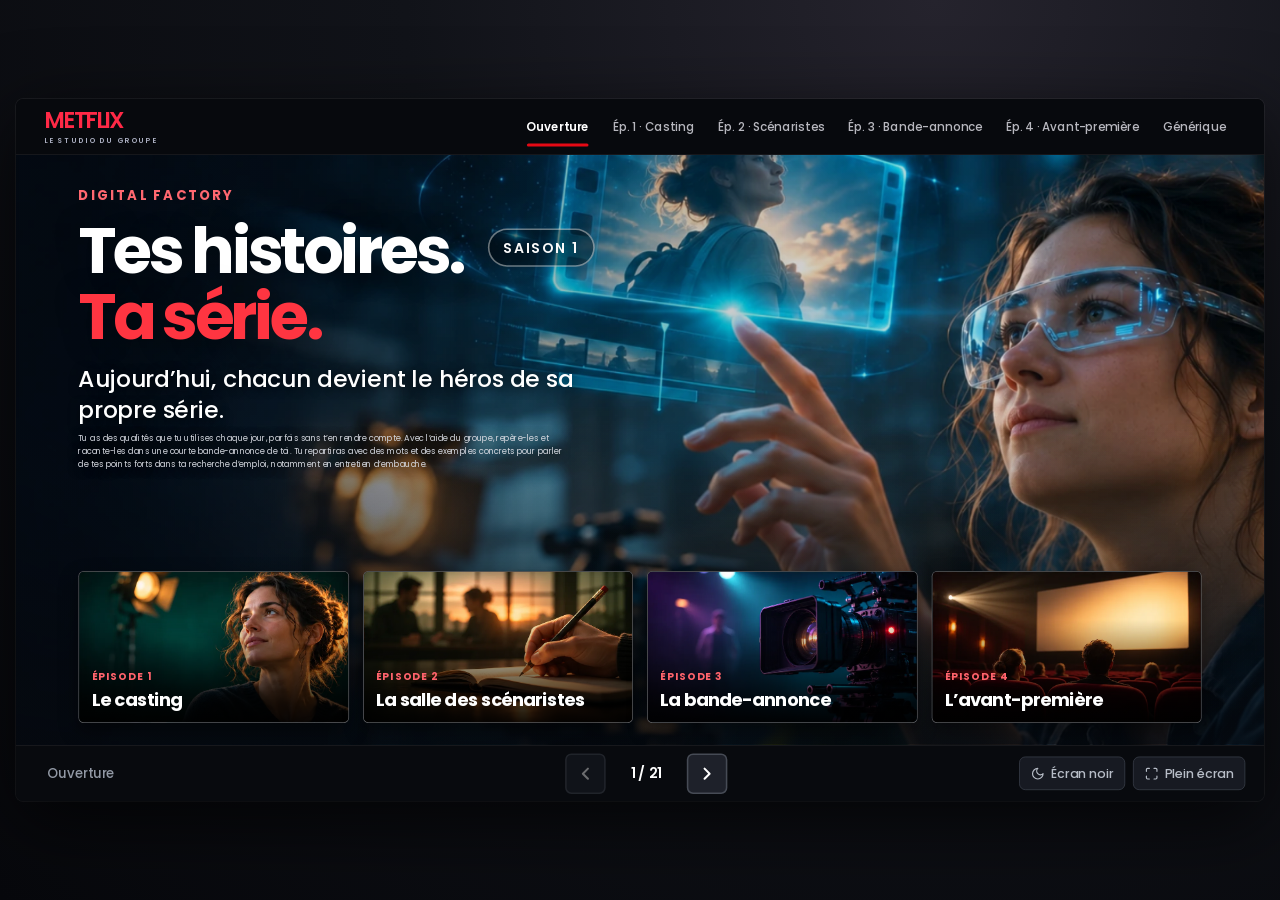
<file: index.html>
<!doctype html>
<html lang="fr"><head><meta charset="utf-8"><meta name="viewport" content="width=device-width,initial-scale=1"><meta name="theme-color" content="#0d1017"><title>METFLIX · La présentation</title><link rel="icon" type="image/png" sizes="32x32" href="favicon-32.png"><link rel="apple-touch-icon" sizes="180x180" href="apple-touch-icon.png"><script>location.replace('presentation/'+location.search+location.hash);</script><meta http-equiv="refresh" content="0;url=presentation/"><link rel="shortcut icon" href="favicon.ico"></head><body style="margin:0;background:#0d1017;color:#fff;font-family:sans-serif"><noscript><a style="color:#fff" href="presentation/">Ouvrir la présentation METFLIX</a></noscript></body></html>
</file>
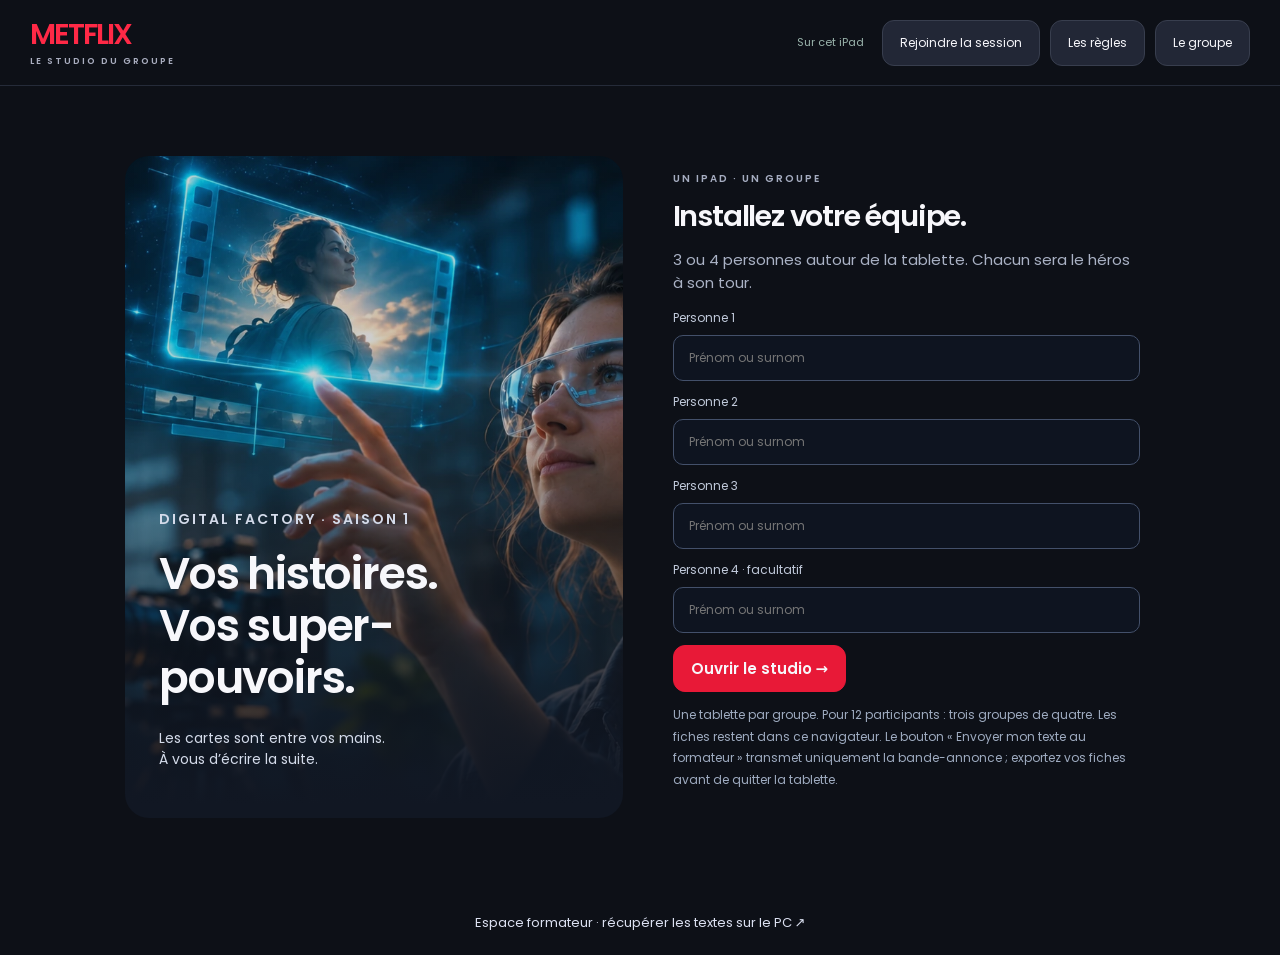
<file: appli/index.html>
<!doctype html><html lang="fr"><head><meta charset="utf-8"><meta name="viewport" content="width=device-width,initial-scale=1,viewport-fit=cover"><meta name="theme-color" content="#0d1017"><meta name="apple-mobile-web-app-capable" content="yes"><title>METFLIX · Les cartes du groupe</title><meta name="description" content="Le compagnon de votre atelier : cartes, consignes, chronomètres et fiches personnelles."><link rel="stylesheet" href="style.css?v=20261117-cinema"><link rel="stylesheet" href="formateur.css"><meta name="referrer" content="no-referrer"><link rel="icon" type="image/png" sizes="32x32" href="../favicon-32.png"><link rel="icon" type="image/png" sizes="192x192" href="../favicon-192.png"><link rel="apple-touch-icon" sizes="180x180" href="../apple-touch-icon.png"><link rel="shortcut icon" href="../favicon.ico"></head><body>
<header><a class="brand" href="./">METFLIX<span>LE STUDIO DU GROUPE</span></a><div class="header-right"><span class="save" id="saved">Sur cet iPad</span><button id="join-session">Rejoindre la session</button><button id="rules">Les règles</button><button id="manage">Le groupe</button></div></header>
<div id="app"></div><footer style="text-align:center;padding:22px"><a class="navlink" href="formateur.html">Espace formateur · récupérer les textes sur le PC ↗</a></footer><div id="toast" role="status" aria-live="polite"></div>
<dialog id="dialog"><button class="close" aria-label="Fermer">×</button><div id="modal"></div></dialog>
<script type="module" src="app.js?v=20261117-3"></script></body></html>
</file>
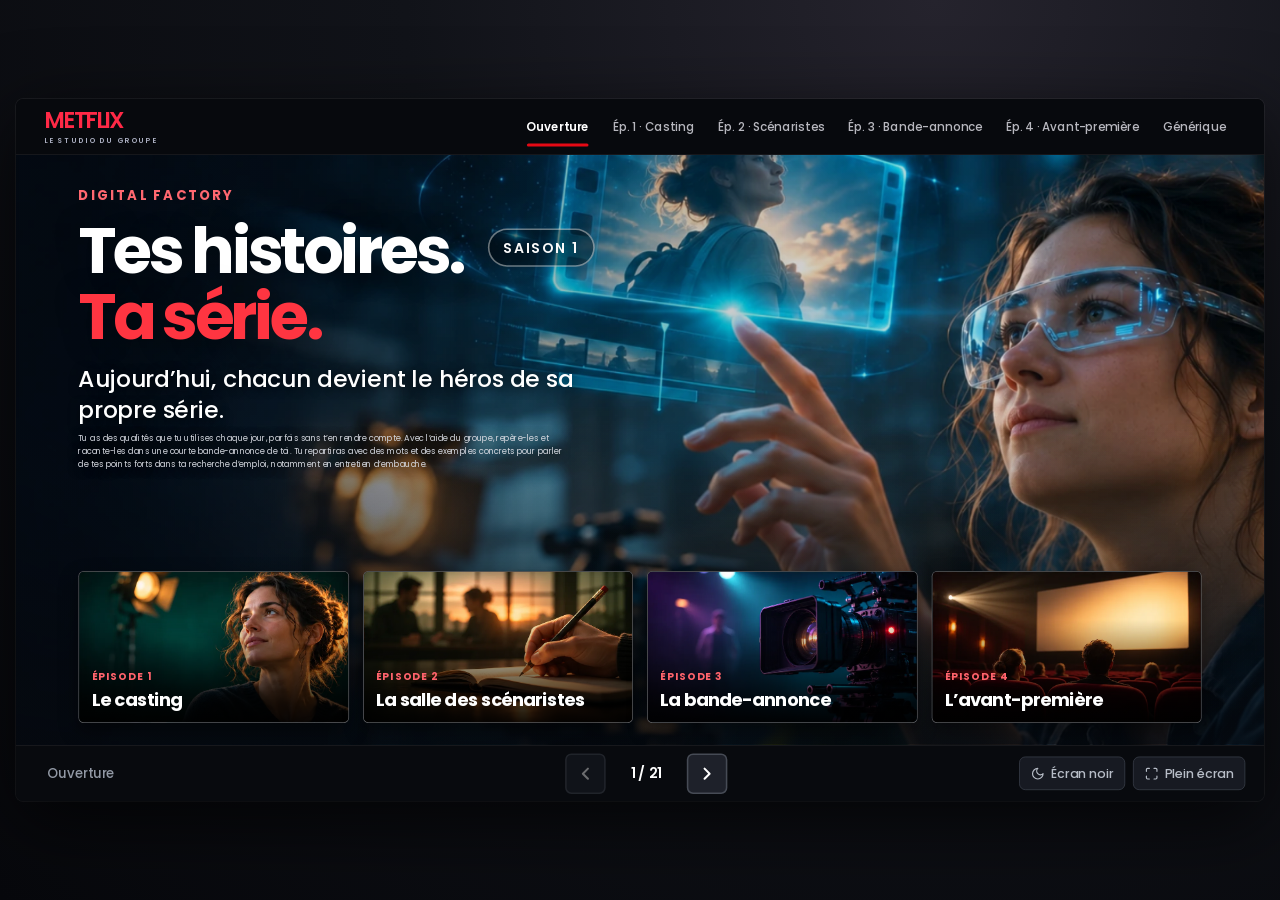
<file: presentation/index.html>
<!doctype html><html><head><meta charset=utf8><meta name=viewport content="width=device-width,initial-scale=1,viewport-fit=cover"><style>:root{color-scheme:light;box-sizing:border-box;padding-top:env(safe-area-inset-top,0px);padding-bottom:env(safe-area-inset-bottom,0px)}html{scroll-padding-top:env(safe-area-inset-top,0px)}body{margin:0;padding:0;font:14px -apple-system,BlinkMacSystemFont,sans-serif;background:#fff;color:#000}img{max-width:100%}[hidden]:not([hidden=until-found i]){display:none!important}</style><link rel="icon" type="image/png" sizes="32x32" href="../favicon-32.png"><link rel="icon" type="image/png" sizes="192x192" href="../favicon-192.png"><link rel="apple-touch-icon" sizes="180x180" href="../apple-touch-icon.png"><link rel="shortcut icon" href="../favicon.ico"></head><body>
<title>Plateau Metflix</title>
<meta name="claude:viewport-fit-sides" content="cover">
<link rel="preconnect" href="https://fonts.googleapis.com">
<link rel="preconnect" href="https://fonts.gstatic.com" crossorigin>
<link rel="stylesheet" href="https://fonts.googleapis.com/css2?family=Poppins:ital,wght@0,400;0,500;0,600;0,700;1,400&display=swap">
<style>
/* Layout : un écran de plateau 16:9 encadré, bandeau des épisodes en haut, une consigne et un outil au centre, la régie en bas */
:root{
  --navy:#2f3a48; --blue:#5b60a8; --violet:#8c4292;
  --ground:#f4f5f7; --card:#ffffff; --line:#e0e0e0; --ink:#333333; --muted:#555b66;
  --on-dark:#ffffff; --on-dark-soft:#d5d8ea;
  --ok:#2e7d32; --warn:#b45309;
  --grad:linear-gradient(135deg,#2f3a48 0%,#5b60a8 62%,#8c4292 100%);
  --font:'Poppins','Segoe UI',Arial,sans-serif;
  color-scheme:light;
}
*{box-sizing:border-box}
html,body{height:100%}
body{margin:0;background:var(--navy);color:var(--ink);font-family:var(--font);font-size:16px;padding-left:max(16px, env(safe-area-inset-left, 0px));padding-right:max(16px, env(safe-area-inset-right, 0px));padding-block:16px;overflow:hidden}
svg{flex:0 0 auto}
.viewport{height:100%;display:flex;align-items:center;justify-content:center}
.frame{position:relative;flex:0 0 auto}
.stage{position:absolute;left:0;top:0;width:1600px;height:900px;transform-origin:0 0;display:grid;grid-template-rows:72px 1fr 72px;background:var(--ground);border-radius:12px;overflow:hidden;box-shadow:0 12px 48px rgba(10,14,24,.45)}

/* Bandeau des épisodes */
.top{display:flex;align-items:center;justify-content:space-between;gap:24px;padding:0 28px 0 40px;background:var(--navy);color:var(--on-dark)}
.brand{display:flex;align-items:baseline;gap:12px;font-weight:700;font-size:26px;letter-spacing:.01em}
.brand small{font-size:14px;font-weight:600;letter-spacing:.16em;text-transform:uppercase;color:var(--on-dark-soft)}
.chapters{display:flex;gap:4px}
.chapters button{font:inherit;font-size:16px;font-weight:500;color:var(--on-dark-soft);background:transparent;border:0;border-radius:10px;padding:10px 14px;cursor:pointer}
.chapters button:hover{color:var(--on-dark)}
.chapters button[aria-current="true"]{color:var(--on-dark);background:rgba(255,255,255,.10);box-shadow:inset 0 -3px 0 var(--violet)}

/* Écrans */
.screens{position:relative;overflow:hidden}
.screen{position:absolute;inset:0;display:flex;flex-direction:column;gap:24px;padding:56px 96px;background:var(--ground);color:var(--ink);animation:enter .35s ease-out}
@keyframes enter{from{opacity:.35;transform:translateY(10px)}to{opacity:1;transform:none}}
.screen.dark{background:var(--grad);color:var(--on-dark)}
.screen.center{justify-content:center}
.kicker{margin:0;display:flex;align-items:center;gap:14px;font-size:19px;font-weight:600;letter-spacing:.12em;text-transform:uppercase;color:var(--blue)}
.dark .kicker{color:var(--on-dark-soft)}
.h1{margin:0;font-size:58px;line-height:1.12;font-weight:700;color:var(--navy);letter-spacing:-.01em;text-wrap:balance}
.h1.q{font-size:50px;max-width:24em}
.dark .h1{color:var(--on-dark)}
.lead{margin:0;font-size:30px;line-height:1.42;max-width:34em;text-wrap:pretty}
.lead.small{font-size:24px;color:var(--muted)}
.lead.big{font-size:38px;line-height:1.32;max-width:27em}
.dark .lead{color:var(--on-dark)}
.quote{margin:0;font-size:60px;line-height:1.2;font-weight:700;max-width:22em;text-wrap:balance}
.quote.ink{color:var(--navy)}
.note{margin:0;font-size:24px;line-height:1.45;color:var(--muted)}
.sr{position:absolute;width:1px;height:1px;overflow:hidden;clip:rect(0 0 0 0);white-space:nowrap}
.card{background:var(--card);border:1px solid var(--line);border-radius:18px;padding:28px 32px}

/* Éléments communs */
.tag{display:inline-flex;align-items:center;gap:8px;padding:6px 14px 6px 11px;border-radius:999px;color:var(--on-dark);font-size:16px;font-weight:600;letter-spacing:.08em;text-transform:uppercase}
.tag svg{width:18px;height:18px}
.tag.ep{background:var(--blue)}.tag.sp{background:var(--violet)}.tag.me{background:var(--navy)}
.num{flex:0 0 auto;display:inline-flex;align-items:center;justify-content:center;width:50px;height:50px;border-radius:50%;background:var(--blue);color:var(--on-dark);font-size:24px;font-weight:700;line-height:1}
.num.sm{width:40px;height:40px;font-size:19px}
.num.lg{width:76px;height:76px;font-size:36px}
.steps{list-style:none;margin:0;padding:0;display:flex;flex-direction:column;gap:22px}
.steps li{display:flex;align-items:flex-start;gap:20px;font-size:30px;line-height:1.38}
.steps li>span:last-child{padding-top:3px;text-wrap:pretty}
.split{display:grid;grid-template-columns:minmax(0,1.25fr) minmax(0,1fr);gap:56px;align-items:start;flex:1 1 auto;min-height:0}
.split.even{grid-template-columns:minmax(0,1fr) minmax(0,1fr)}
.col{display:flex;flex-direction:column;gap:26px;min-width:0}
.btn{font:inherit;font-size:22px;font-weight:600;line-height:1;display:inline-flex;align-items:center;justify-content:center;gap:10px;min-height:58px;padding:0 26px;border-radius:14px;border:2px solid var(--blue);background:var(--blue);color:var(--on-dark);cursor:pointer}
.btn:hover{filter:brightness(.92)}
.btn.ghost{background:var(--card);color:var(--blue)}
.btn.ghost:hover{filter:none;background:var(--ground)}
.btn.sm{min-height:46px;font-size:18px;padding:0 16px}
.btn.on-dark{background:transparent;border-color:rgba(255,255,255,.6);color:var(--on-dark)}
.btn.on-dark:hover{filter:none;background:rgba(255,255,255,.08)}
.btn.warn{background:var(--warn);border-color:var(--warn);color:#ffffff}
.btn svg{width:22px;height:22px}
button:focus-visible,input:focus-visible{outline:4px solid var(--violet);outline-offset:3px}
.top button:focus-visible,.bottom button:focus-visible,.dark button:focus-visible,.credits button:focus-visible,.blackout button:focus-visible{outline-color:var(--on-dark)}
button:disabled{opacity:.4;cursor:default}
.boardtitle{display:inline-flex;align-items:center;gap:10px;font-size:20px;font-weight:600;letter-spacing:.08em;text-transform:uppercase;color:var(--violet)}
.boardtitle svg{width:24px;height:24px}
.addform{display:flex;gap:10px}
.addform input{font:inherit;font-size:22px;min-height:58px;width:400px;max-width:100%;padding:0 18px;border:2px solid var(--line);border-radius:14px;background:var(--card);color:var(--ink)}
.addform input::placeholder{color:#6b7180}
.empty{margin:0;font-size:22px;line-height:1.45;color:var(--muted)}

/* Ouverture */
.hero{justify-content:center;gap:30px}
.wordmark{display:flex;align-items:center;gap:30px}
.wm{font-size:168px;line-height:.95;font-weight:700;letter-spacing:-.03em}
.season{font-size:24px;font-weight:600;letter-spacing:.18em;text-transform:uppercase;border:2px solid var(--on-dark);border-radius:999px;padding:10px 22px}
.eplist{list-style:none;margin:14px 0 0;padding:0;display:flex;gap:16px;flex-wrap:wrap}
.eplist li{display:flex;flex-direction:column;gap:4px;padding:18px 24px;border-radius:16px;background:rgba(255,255,255,.12);font-size:26px;font-weight:600;min-width:250px}
.epn{font-size:15px;font-weight:600;letter-spacing:.14em;text-transform:uppercase;color:var(--on-dark-soft)}
.rules{list-style:none;margin:10px 0 0;padding:0;display:grid;grid-template-columns:repeat(3,minmax(0,1fr));gap:28px}
.rule{display:flex;flex-direction:column;gap:24px;padding:36px 32px}
.rule strong{display:block;font-size:36px;line-height:1.2;color:var(--navy)}
.rule .sub{display:block;margin-top:12px;font-size:24px;line-height:1.45;color:var(--ink)}
.lead.wide{max-width:none}
.goals{margin-top:0}
.goals .rule{gap:16px;padding:26px 32px}
.goals .ico{width:60px;height:60px}
.goals .ico svg{width:32px;height:32px}
.duo{display:grid;grid-template-columns:repeat(2,minmax(0,1fr));gap:28px;margin-top:6px}
.feature{display:flex;flex-direction:column;gap:16px;padding:36px}
.ico{display:inline-flex;align-items:center;justify-content:center;flex:0 0 auto;width:72px;height:72px;border-radius:50%;background:var(--ground);color:var(--violet)}
.ico svg{width:38px;height:38px}
.feature strong{font-size:38px;line-height:1.2;color:var(--navy)}
.feature .sub{font-size:26px;line-height:1.45}

/* Casting */
.board{display:flex;flex-direction:column;gap:18px;flex:1 1 auto;min-height:0}
.boardhead{display:flex;flex-wrap:wrap;align-items:center;justify-content:space-between;gap:16px}
.chips{display:flex;flex-wrap:wrap;gap:14px;align-content:flex-start;overflow:auto;min-height:0}
.chip{display:inline-flex;align-items:center;gap:8px;padding:6px 6px 6px 22px;border-radius:999px;background:var(--card);border:2px solid var(--violet);color:var(--navy);font-size:28px;font-weight:600}
.chip button{display:inline-flex;align-items:center;justify-content:center;width:42px;height:42px;border-radius:50%;border:0;background:var(--ground);color:var(--navy);cursor:pointer;font:inherit;font-size:24px;line-height:1}

/* Groupes */
.grouprow{display:flex;align-items:center;gap:22px;flex-wrap:wrap}
.lbl{font-size:26px;font-weight:600;color:var(--navy)}
.seg{display:flex;gap:10px;flex-wrap:wrap}
.seg button{font:inherit;font-size:26px;font-weight:700;width:68px;height:68px;border-radius:16px;border:2px solid var(--blue);background:var(--card);color:var(--blue);cursor:pointer}
.seg button[aria-pressed="true"]{background:var(--blue);color:var(--on-dark)}
.gsum{font-size:26px;font-weight:600;color:var(--violet)}
.tables{display:flex;flex-wrap:wrap;gap:28px}
.table{display:flex;flex-direction:column;gap:18px;width:400px}
.tname{font-size:32px;font-weight:700;color:var(--navy)}
.seats{display:flex;gap:12px;flex-wrap:wrap}
.seat{display:block;width:48px;height:48px;color:var(--violet);flex:0 0 auto}
.seat svg{display:block;width:100%;height:100%;fill:currentColor}
.tcount{font-size:22px;color:var(--muted)}

/* Scénaristes */
.say{margin:0;font-size:28px;line-height:1.6;font-weight:500;color:var(--navy);background:var(--card);border:2px dashed var(--violet);border-radius:16px;padding:16px 24px 18px;text-wrap:pretty}
.saylbl{display:block;margin-bottom:4px;font-size:16px;line-height:1.4;font-weight:600;letter-spacing:.1em;text-transform:uppercase;color:var(--violet)}
.split .h1{font-size:44px}
.split .steps li{font-size:28px}
.blank{display:inline-block;width:110px;height:2px;background:var(--navy);vertical-align:middle}
.blank.wide{width:200px}
.timer{display:flex;flex-direction:column;align-items:center;gap:16px;text-align:center;padding:34px 32px}
.timerlbl{display:inline-flex;align-items:center;gap:10px;font-size:20px;font-weight:600;letter-spacing:.06em;text-transform:uppercase;color:var(--blue)}
.timerlbl svg{width:26px;height:26px}
.clock{font-size:148px;line-height:1;font-weight:700;font-variant-numeric:tabular-nums;color:var(--navy);letter-spacing:-.02em}
.timerstate{font-size:22px;font-weight:600;color:var(--muted);min-height:32px}
.timer.is-done .clock,.timer.is-done .timerstate{color:var(--warn)}
.timerbtns{display:flex;flex-wrap:wrap;justify-content:center;gap:12px}
.ideas{display:flex;flex-direction:column;gap:20px}
.ideaslbl{font-size:20px;font-weight:600;letter-spacing:.08em;text-transform:uppercase;color:var(--navy)}
.ideachips{list-style:none;margin:0;padding:0;display:flex;flex-wrap:wrap;gap:12px}
.ideachips li{font-size:28px;font-weight:600;color:var(--navy);padding:10px 22px;border-radius:999px;background:var(--ground);border:2px solid var(--line)}
.checklist{list-style:none;margin:6px 0 0;padding:0;display:grid;grid-template-columns:repeat(2,minmax(0,1fr));gap:22px}
.checklist li{display:flex;gap:18px;align-items:flex-start;font-size:30px;line-height:1.35;color:var(--navy);background:var(--card);border:1px solid var(--line);border-radius:18px;padding:26px 28px}
.checklist svg{width:40px;height:40px;color:var(--violet)}

/* Bande-annonce */
.titlerow{display:flex;align-items:center;gap:22px;flex-wrap:wrap}
.pill{font-size:22px;font-weight:600;color:var(--violet);border:2px solid var(--violet);border-radius:999px;padding:6px 18px}
.tpl{list-style:none;margin:0;padding:0;display:flex;flex-direction:column;gap:8px}
.tpl li{display:flex;align-items:flex-start;gap:16px}
.tpl .num{margin-top:2px}
.row{flex:1 1 auto;display:flex;flex-wrap:wrap;align-items:flex-start;column-gap:14px;row-gap:2px;min-width:0}
.w{font-size:28px;line-height:44px;font-weight:500;color:var(--navy);white-space:nowrap}
.bk{display:flex;flex-direction:column;flex:1 1 220px;min-width:220px}
.bk.s{flex:0 0 220px}
.bl{height:44px;border-bottom:2px solid var(--blue)}
.bh{font-size:17px;line-height:22px;color:var(--muted)}
.example{list-style:none;margin:0;display:flex;flex-direction:column;gap:14px;padding:32px 36px}
.example li{display:flex;gap:18px;align-items:flex-start;font-size:30px;line-height:1.42;color:var(--navy)}
.example li>span:last-child{padding-top:1px}
.zones{list-style:none;margin:0;padding:0;display:flex;flex-direction:column;gap:16px}
.zones li{display:flex;align-items:center;gap:16px;font-size:26px;line-height:1.35}
.zdot{flex:0 0 auto;width:22px;height:22px;border-radius:50%}
.z1{background:var(--blue)}.z2{background:var(--ok)}.z3{background:var(--warn)}
.track{position:relative;width:100%;height:22px;border-radius:999px;background:var(--ground);border:1px solid var(--line);margin:4px 0 30px}
.track .zone{position:absolute;left:50%;width:25%;top:0;bottom:0;background:rgba(46,125,50,.18)}
.track .fill{position:absolute;left:0;top:0;bottom:0;width:0;border-radius:999px;background:var(--blue)}
.track .tick{position:absolute;top:28px;font-size:16px;color:var(--muted);transform:translateX(-50%)}
.t30{left:50%}.t45{left:75%}
#sw.ok .clock,#sw.ok .timerstate{color:var(--ok)}
#sw.ok .fill{background:var(--ok)}
#sw.over .clock,#sw.over .timerstate{color:var(--warn)}
#sw.over .fill{background:var(--warn)}
.bigquote{margin:0;font-size:46px;line-height:1.4;font-weight:600;color:var(--navy);max-width:28em;padding:40px 48px}
.onair{display:flex;flex-direction:column;align-items:flex-start;gap:16px;border:2px solid var(--violet)}
.onairlbl{display:inline-flex;align-items:center;gap:10px;font-size:18px;font-weight:600;letter-spacing:.1em;text-transform:uppercase;color:var(--on-dark);background:var(--violet);padding:7px 16px;border-radius:999px}
.onairlbl svg{width:22px;height:22px}
.onairname{font-size:80px;line-height:1.05;font-weight:700;color:var(--navy);overflow-wrap:anywhere}
.nextlbl{font-size:26px;color:var(--muted)}
.nextlbl strong{color:var(--navy)}
.queue{display:flex;flex-direction:column;gap:16px}
.qlist{list-style:none;margin:0;padding:0;display:flex;flex-wrap:wrap;gap:10px;align-content:flex-start;max-height:300px;overflow:auto}
.qlist li{display:inline-flex;align-items:center;gap:8px;font-size:22px;font-weight:600;padding:5px 5px 5px 16px;border-radius:999px;border:2px solid var(--line);background:var(--card);color:var(--navy)}
.qlist li.done{color:var(--muted);background:var(--ground)}
.qlist li.current{border-color:var(--violet);background:var(--violet);color:var(--on-dark)}
.qn{font-size:16px;font-weight:700}
.qlist button{display:inline-flex;align-items:center;justify-content:center;width:36px;height:36px;border:0;border-radius:50%;background:rgba(0,0,0,.07);color:inherit;cursor:pointer;font:inherit;font-size:20px;line-height:1}
.qlist li.current button{background:rgba(255,255,255,.2)}

/* Avant-première */
.scale{display:flex;gap:12px;flex-wrap:wrap}
.scale span{width:84px;height:72px;display:flex;align-items:center;justify-content:center;border:2px solid var(--navy);border-radius:14px;font-size:30px;font-weight:700;color:var(--navy);background:var(--card)}
.scalelegend{margin:0;font-size:22px;color:var(--muted)}
.info{display:flex;gap:24px;align-items:flex-start;font-size:26px;line-height:1.45;max-width:1220px}
.info strong{color:var(--navy)}
.center .ico{width:100px;height:100px;background:rgba(255,255,255,.14);color:var(--on-dark)}
.center .ico svg{width:54px;height:54px}
.question{margin:0;font-size:46px;line-height:1.25;font-weight:700;color:var(--navy);text-wrap:balance}
.reveal p{margin:0;font-size:26px;line-height:1.45}
.reveal .src{margin-top:10px;font-size:18px;color:var(--muted)}
.votes{display:flex;flex-direction:column;gap:22px}
.counter{display:flex;align-items:center;justify-content:space-between;gap:16px}
.clbl{font-size:24px;font-weight:600;color:var(--navy)}
.cctl{display:flex;align-items:center;gap:12px}
.cbtn{width:58px;height:58px;border-radius:14px;border:2px solid var(--blue);background:var(--card);color:var(--blue);font:inherit;font-size:30px;font-weight:700;line-height:1;cursor:pointer}
.cval{min-width:64px;text-align:center;font-size:44px;font-weight:700;font-variant-numeric:tabular-nums;color:var(--navy)}
.vbar{height:22px;border-radius:999px;background:var(--line);overflow:hidden}
.vfill{display:block;height:100%;width:0;background:var(--violet);transition:width .3s}
.vsum{margin:0;font-size:22px;line-height:1.4;color:var(--muted)}

/* Générique */
.screen.credits{background:var(--navy);color:var(--on-dark);padding:0}
.roll-wrap{position:absolute;left:0;right:0;top:0;bottom:104px;overflow:hidden;-webkit-mask-image:linear-gradient(transparent 0,#000 12%,#000 88%,transparent 100%);mask-image:linear-gradient(transparent 0,#000 12%,#000 88%,transparent 100%)}
.roll{position:absolute;left:0;right:0;top:100%;display:flex;flex-direction:column;align-items:center;gap:10px;text-align:center;animation:roll 34s linear -5s infinite}
@keyframes roll{to{transform:translateY(calc(-100% - 700px))}}
.c-title{margin:0;font-size:110px;line-height:1;font-weight:700;letter-spacing:-.02em}
.c-season{margin:6px 0 40px;font-size:24px;font-weight:600;letter-spacing:.2em;text-transform:uppercase;color:var(--on-dark-soft)}
.c-role{margin:40px 0 4px;font-size:22px;font-weight:600;letter-spacing:.16em;text-transform:uppercase;color:var(--on-dark-soft)}
.c-name{margin:0;font-size:44px;font-weight:600}
.c-end{margin:70px 0 0;font-size:40px;font-weight:700}
.creditbar{position:absolute;left:0;right:0;bottom:0;height:104px;display:flex;align-items:center;justify-content:center;gap:16px;flex-wrap:wrap;padding:0 40px}
.wipe-confirm{display:flex;align-items:center;gap:12px;font-size:20px}
.wipe-done{font-size:20px;color:var(--on-dark-soft)}

/* Régie */
.bottom{display:flex;align-items:center;justify-content:space-between;gap:20px;padding:0 24px 0 40px;background:var(--navy);color:var(--on-dark)}
.where{flex:1 1 0;min-width:0;font-size:17px;font-weight:500;color:var(--on-dark-soft);white-space:nowrap;overflow:hidden;text-overflow:ellipsis}
.nav{display:flex;align-items:center;gap:14px}
.navbtn{display:flex;align-items:center;justify-content:center;width:52px;height:52px;border-radius:50%;border:2px solid rgba(255,255,255,.5);background:transparent;color:var(--on-dark);cursor:pointer}
.navbtn svg{width:26px;height:26px}
.pos{min-width:76px;text-align:center;font-size:18px;font-weight:600;font-variant-numeric:tabular-nums}
.tools{flex:1 1 0;display:flex;justify-content:flex-end;gap:10px}
.toolbtn{font:inherit;font-size:16px;font-weight:500;display:inline-flex;align-items:center;gap:8px;color:var(--on-dark-soft);background:transparent;border:1px solid rgba(255,255,255,.3);border-radius:10px;padding:8px 14px;cursor:pointer}
.toolbtn:hover{color:var(--on-dark)}
.toolbtn svg{width:18px;height:18px}
.blackout{position:absolute;inset:0;z-index:40;display:flex;align-items:flex-end;justify-content:center;padding-bottom:28px;background:#000000;cursor:pointer}
.unblack{font:inherit;font-size:16px;color:#8a8f99;background:transparent;border:1px solid #3a3a3a;border-radius:10px;padding:10px 16px;cursor:pointer}

@media (prefers-reduced-motion: reduce){
  .screen{animation:none}
  .vfill{transition:none}
  .roll-wrap{overflow:auto;-webkit-mask-image:none;mask-image:none}
  .roll{position:static;animation:none;padding:48px 0}
}


/* ───────────────────────────────────────────────────────────────────────
   METFLIX | Direction artistique cinéma / écran 16:9
   Habillage CSS UNIQUEMENT : aucun contenu, script ou keyframe d'origine
   n'a été modifié. Décor et logo issus de la maquette METFLIX validée.
   ─────────────────────────────────────────────────────────────────────── */
:root {
  --navy:#0b0d12;
  --blue:#e50914;
  --violet:#c50a19;
  --ground:#0d1016;
  --card:#1b1e26;
  --line:#343843;
  --ink:#f9f9fa;
  --muted:#b5b9c4;
  --on-dark:#ffffff;
  --on-dark-soft:#aeb4c0;
  --ok:#58c99c;
  --warn:#f1ad66;
  --grad:linear-gradient(122deg,#07090c 0%,#161b22 52%,#282029 100%);
  --film:url(assets/mountain.webp);
  --metflix-mark:url([data-uri]);
  color-scheme:dark;
}
body {
  background:radial-gradient(ellipse at 73% 0%,#25232d 0%,#111319 40%,#07080c 100%);
  color:var(--ink);
}
.stage { background:#0a0b10; border-radius:9px; box-shadow:0 26px 100px rgba(0,0,0,.72),0 0 0 1px rgba(255,255,255,.09); }
.top {
  position:relative;
  z-index:5;
  background:#07090d;
  border-bottom:1px solid rgba(255,255,255,.12);
  padding-left:36px;
  padding-right:34px;
  gap:16px;
}
.brand { font-size:0; min-width:204px; gap:18px; align-items:center; }
.brand::before { content:''; display:block; width:167px; height:53px; background:var(--metflix-mark) center/contain no-repeat; flex:0 0 auto; }
.brand small { font-size:11px; font-weight:600; letter-spacing:.2em; color:#babdc4; white-space:nowrap; }
.chapters { gap:0; align-items:center; height:100%; }
.chapters button { height:100%; padding:0 15px; border-radius:0; color:#b7b7be; font-size:15px; font-weight:500; white-space:nowrap; position:relative; transition:color .16s ease; }
.chapters button:hover { color:#fff; }
.chapters button[aria-current="true"] { color:#fff; font-weight:600; background:none; box-shadow:none; }
.chapters button[aria-current="true"]::after { content:''; position:absolute; bottom:10px; left:16px; right:16px; height:4px; border-radius:3px; background:#e50914; }
.screens { background:#0a0d13; }
.screen {
  background:radial-gradient(circle at 82% 24%,rgba(85,66,68,.2),transparent 40%), linear-gradient(138deg,#101319 0%,#0c0e14 60%,#11151d 100%);
  color:#f7f7f8;
  isolation:isolate;
}
.screen:not(.hero):not(.credits)::before {
  content:'';
  position:absolute;
  inset:0;
  z-index:-1;
  pointer-events:none;
  background:var(--film) right center/auto 112% no-repeat;
  opacity:.12;
  -webkit-mask-image:linear-gradient(90deg,transparent 25%,rgba(0,0,0,.16) 56%,#000 100%);
  mask-image:linear-gradient(90deg,transparent 25%,rgba(0,0,0,.16) 56%,#000 100%);
  filter:grayscale(.35);
}
.screen.dark:not(.hero) { background:radial-gradient(ellipse at 86% 40%,#251820 0%,#14151c 50%,#080a0e 100%); }
.screen.dark:not(.hero)::before { opacity:.18; }
.screen.hero {
  background-image:linear-gradient(90deg,#080a0e 0%,rgba(8,10,14,.98) 30%,rgba(8,10,14,.87) 53%,rgba(8,10,14,.28) 100%),linear-gradient(0deg,#080a0e 0%,transparent 38%,rgba(0,0,0,.17) 100%),var(--film);
  background-size:cover,cover,cover;
  background-position:center,center,right 44%;
  padding:48px 92px 54px;
  gap:23px;
}
.kicker { color:#fa3d44; font-weight:700; font-size:17px; letter-spacing:.17em; }
.dark .kicker { color:#ff555c; }
.h1 { color:#fff; font-weight:700; letter-spacing:-.045em; text-shadow:0 3px 25px rgba(0,0,0,.26); }
.h1.q { max-width:23em; }
.dark .h1 { color:#fff; }
.lead { color:#dadce2; }
.lead.small { color:#b1b5bf; }
.dark .lead { color:#fff; }
.quote, .quote.ink { color:#fff; letter-spacing:-.03em; }
.note { color:#aeb2bd; }
.wordmark { gap:24px; }
.wm { display:inline-block; font-size:0; line-height:1; color:transparent; flex:0 0 auto; width:570px; height:157px; background:var(--metflix-mark) left center/contain no-repeat; }
.season { color:#fafafa; border-color:rgba(255,255,255,.42); background:rgba(0,0,0,.36); font-size:18px; padding:9px 18px; letter-spacing:.13em; }
.hero .atelier-benefits { margin:-8px 0 0; max-width:630px; font-size:10.5px; line-height:1.6; color:#d4d7df; text-shadow:0 2px 14px rgba(0,0,0,.8); }
.hero .lead.big { font-size:35px; line-height:1.34; font-weight:500; max-width:630px; text-shadow:0 2px 14px rgba(0,0,0,.7); }
.eplist { margin-top:5px; gap:15px; }
.eplist li { background:linear-gradient(140deg,rgba(32,36,44,.93),rgba(14,16,22,.92)); border:1px solid rgba(255,255,255,.18); border-top:2px solid rgba(229,9,20,.85); border-radius:8px; min-width:236px; padding:19px 20px; font-size:21px; letter-spacing:-.025em; box-shadow:0 10px 30px rgba(0,0,0,.33); }
.epn { color:#ff444b; font-size:13px; letter-spacing:.16em; }
.card { background:linear-gradient(155deg,rgba(31,34,43,.97),rgba(22,24,32,.97)); color:#f6f6f8; border:1px solid rgba(255,255,255,.15); border-radius:12px; box-shadow:0 10px 34px rgba(0,0,0,.13); }
.card .ico { background:rgba(229,9,20,.12); color:#ff5059; }
.ico { background:#27232a; color:#ff515a; }
.rule strong,.feature strong,.tname,.lbl,.ideaslbl,.question,.info strong,.nextlbl strong { color:#fff; }
.rule .sub,.feature .sub { color:#c9cbd3; }
.rule { border-top:3px solid rgba(229,9,20,.82); }
.num { background:#e50914; color:white; }
.tag.ep { background:#d50b1c; }
.tag.sp { background:#b31529; }
.tag.me { background:#303543; }
.btn { background:#e50914; border-color:#e50914; color:#fff; border-radius:8px; box-shadow:0 5px 18px rgba(229,9,20,.17); transition:filter .18s, transform .18s; }
.btn:hover:not(:disabled) { filter:brightness(1.15); transform:translateY(-1px); }
.btn.ghost { background:#222630; color:#f5f5f6; border-color:#555b69; box-shadow:none; }
.btn.ghost:hover { background:#343844; filter:none; }
.btn.on-dark { border-color:#777781; background:#1b1d26; color:#fff; }
.btn.on-dark:hover { background:#2e313d; }
.btn.warn { background:#ad3640; border-color:#ad3640; }
button:focus-visible,input:focus-visible { outline-color:#ff6a6f; }
.boardtitle { color:#ff515a; }
.addform input { background:#101218; color:#fff; border:2px solid #454955; border-radius:8px; }
.addform input::placeholder { color:#9095a1; }
.empty { color:#aeb3bd; }
.chip { background:#272a34; color:#fff; border:1px solid #a63842; box-shadow:0 4px 15px rgba(0,0,0,.12); }
.chip button { background:#373a46; color:#f1f2f4; }
.seg button { background:#20232b; color:#f5f5f6; border-color:#454854; border-radius:8px; }
.seg button[aria-pressed="true"] { background:#e50914; color:#fff; border-color:#e50914; }
.gsum { color:#ff555f; }
.table { border-top:3px solid #d70c1a; }
.seat { color:#dd1827; }
.tcount { color:#bbc0ca; }
.say { color:#e9e9ec; background:#1a1c24; border:1px solid #8c3c46; border-left:4px solid #eb1727; border-radius:9px; }
.saylbl { color:#ff555e; }
.blank { background:#a8afbc; }
.timer { background:linear-gradient(158deg,#24242b,#14181f); border-color:#49414b; }
.timerlbl { color:#ff555c; }
.clock { color:#fff; letter-spacing:-.045em; }
.timerstate { color:#b8bcc7; }
.timer.is-done .clock,.timer.is-done .timerstate { color:#ffb17a; }
.ideachips li { background:#22252e; border-color:#444852; color:#fff; }
.checklist li { background:#1c2029; color:#fff; border:1px solid #3e414b; border-left:4px solid #bc0b1d; border-radius:9px; }
.checklist svg { color:#ff4d59; }
.pill { color:#ff5560; border-color:#b7424d; background:rgba(229,9,20,.08); }
.w { color:#fff; }
.bl { border-color:#d6434c; }
.bh { color:#adb1bf; }
.example li { color:#f3f3f6; }
.z1 { background:#ff545e; }
.z2 { background:var(--ok); }
.z3 { background:var(--warn); }
.track { background:#353945; border-color:#434754; }
.track .fill { background:#e50914; }
.track .tick { color:#aeb2bf; }
#sw.ok .clock,#sw.ok .timerstate { color:#58c99c; }
#sw.ok .fill { background:#58c99c; }
#sw.over .clock,#sw.over .timerstate { color:#ffb17a; }
#sw.over .fill { background:#ffb17a; }
.bigquote { color:#fff; background:#20232d; border-left:5px solid #e50914; }
.onair { border:1px solid #9a2934; border-top:4px solid #e50914; background:linear-gradient(140deg,#282029,#17191f); }
.onairlbl { background:#e50914; color:#fff; }
.onairname { color:#fff; }
.nextlbl { color:#bcc0ca; }
.qlist li { background:#242832; border-color:#4c505d; color:#e7e9ee; }
.qlist li.done { background:#191b23; color:#898d9a; }
.qlist li.current { background:#c90b19; border-color:#e50914; color:#fff; }
.qlist button { background:rgba(255,255,255,.1); }
.scale span { border-color:#616472; border-radius:8px; background:#232631; color:#fff; }
.scalelegend { color:#b7bbc5; }
.question { color:#fff; }
.reveal .src { color:#aaafbd; }
.clbl { color:#ebedf1; }
.cbtn { background:#232630; color:#fff; border-color:#565b67; border-radius:8px; }
.cval { color:#fff; }
.vbar { background:#373a46; }
.vfill { background:#e50914; }
.vsum { color:#b8bdc8; }
.screen.credits { background:radial-gradient(ellipse at 50% 5%,#30161c,#0c0d12 56%,#07080a 100%); }
.c-season,.c-role { color:#e14b54; }
.c-title { color:#ed1424; }
.wipe-done { color:#c5c8d0; }
.bottom { background:#080a0e; border-top:1px solid rgba(255,255,255,.12); }
.where { color:#9299a5; }
.navbtn { border-color:#464b55; background:#1e212a; border-radius:8px; }
.navbtn:hover:not(:disabled) { background:#d90919; border-color:#d90919; }
.pos { color:#fff; }
.toolbtn { color:#b7bdc7; background:#171a22; border:1px solid #393e49; border-radius:8px; }
.toolbtn:hover { background:#282c35; color:#fff; }
.blackout { background:#000; }
.unblack { color:#aaa; border-color:#424242; }

</style>

<link rel="stylesheet" href="assets/immersive.css?v=14">

<div class="viewport" id="viewport">
<div class="frame" id="frame">
<div class="stage" id="stage">

<header class="top">
  <div class="brand">METFLIX<span>LE STUDIO DU GROUPE</span></div>
  <nav class="chapters" aria-label="Épisodes">
    <button type="button" data-goto-chapter="ouverture">Ouverture</button>
    <button type="button" data-goto-chapter="casting">Ép. 1 · Casting</button>
    <button type="button" data-goto-chapter="scenaristes">Ép. 2 · Scénaristes</button>
    <button type="button" data-goto-chapter="bande-annonce">Ép. 3 · Bande-annonce</button>
    <button type="button" data-goto-chapter="avant-premiere">Ép. 4 · Avant-première</button>
    <button type="button" data-goto-chapter="generique">Générique</button>
  </nav>
</header>

<main class="screens" id="screens">

<section data-scene="station" class="screen dark hero" data-chapter="ouverture" data-label="Ouverture" aria-label="Accueil">
<div class="hero-scene" aria-hidden="true"><div class="hero-panorama"></div></div>
  <p class="kicker">Digital Factory</p>
  <div class="wordmark"><h1 class="story-title">Tes histoires.<br><span>Ta série.</span></h1><span class="season">Saison 1</span></div>
  <p class="lead big">Aujourd’hui, chacun devient le héros de sa propre série.</p>
  <p class="atelier-benefits">Tu as des qualités que tu utilises chaque jour, parfois sans t’en rendre compte. Avec l’aide du groupe, repère-les et raconte-les dans une courte bande-annonce de toi. Tu repartiras avec des mots et des exemples concrets pour parler de tes points forts dans ta recherche d’emploi, notamment en entretien d’embauche.</p>
  <ol class="eplist" aria-label="Programme de la séance">
<li><button class="episode-card episode-1" type="button" data-goto-chapter="casting"><span class="episode-image" aria-hidden="true"></span><span class="episode-caption"><span class="epn">Épisode 1</span><span class="episode-title">Le casting</span></span></button></li>
<li><button class="episode-card episode-2" type="button" data-goto-chapter="scenaristes"><span class="episode-image" aria-hidden="true"></span><span class="episode-caption"><span class="epn">Épisode 2</span><span class="episode-title">La salle des scénaristes</span></span></button></li>
<li><button class="episode-card episode-3" type="button" data-goto-chapter="bande-annonce"><span class="episode-image" aria-hidden="true"></span><span class="episode-caption"><span class="epn">Épisode 3</span><span class="episode-title">La bande-annonce</span></span></button></li>
<li><button class="episode-card episode-4" type="button" data-goto-chapter="avant-premiere"><span class="episode-image" aria-hidden="true"></span><span class="episode-caption"><span class="epn">Épisode 4</span><span class="episode-title">L’avant-première</span></span></button></li>
</ol>
</section>

<section data-scene="workshop" class="screen" data-chapter="ouverture" data-label="Ouverture · L’objectif" aria-label="À quoi sert cette séance" hidden>
  <p class="kicker">Ouverture</p>
  <h2 class="h1">À quoi sert cette séance&nbsp;?</h2>
  <p class="lead wide">À faire le point sur ce que tu sais faire et sur ce qui te freine, en jouant.</p>
  <ul class="rules goals">
    <li class="card rule"><span class="ico"><svg viewBox="0 0 24 24" fill="none" stroke="currentColor" stroke-width="2" stroke-linecap="round" stroke-linejoin="round" aria-hidden="true"><path d="M13 2 4 14h7l-1 8 9-12h-7l1-8z"></path></svg></span><span><strong>Repérer ce que tu sais faire</strong><span class="sub">Tes scénaristes cherchent tes super-pouvoirs dans les histoires que tu racontes.</span></span></li>
    <li class="card rule"><span class="ico"><svg viewBox="0 0 24 24" fill="none" stroke="currentColor" stroke-width="2" stroke-linecap="round" stroke-linejoin="round" aria-hidden="true"><path d="M20 13c0 5-3.5 7.5-7.66 8.95a1 1 0 0 1-.67-.01C7.5 20.5 4 18 4 13V6a1 1 0 0 1 1-1c2 0 4.5-1.2 6.24-2.72a1.17 1.17 0 0 1 1.52 0C14.51 3.81 17 5 19 5a1 1 0 0 1 1 1z"></path></svg></span><span><strong>Nommer ce qui te freine</strong><span class="sub">Tu choisis ton méchant, et le groupe t’aide à trouver une parade.</span></span></li>
    <li class="card rule"><span class="ico"><svg viewBox="0 0 24 24" fill="none" stroke="currentColor" stroke-width="2" stroke-linecap="round" stroke-linejoin="round" aria-hidden="true"><path d="m16 13 5.2 3.5a.5.5 0 0 0 .8-.4V7.9a.5.5 0 0 0-.8-.4L16 11"></path><rect x="2" y="6" width="14" height="12" rx="2"></rect></svg></span><span><strong>T’essayer à parler de toi</strong><span class="sub">Tu tournes une bande-annonce de 30 à 45&nbsp;secondes et tu repars avec.</span></span></li>
  </ul>
  <p class="note">Personne ne t’évalue et personne ne choisit un métier à ta place. Ton conseiller reste là pour ton parcours.</p>
</section>

<section data-scene="space" class="screen" data-chapter="ouverture" data-label="Ouverture · Les règles du plateau" aria-label="Les règles du plateau" hidden>
  <p class="kicker">Ouverture</p>
  <h2 class="h1">Les règles du plateau</h2>
  <ol class="rules">
    <li class="card rule"><span class="num lg">1</span><span><strong>On ne se moque pas.</strong><span class="sub">Chaque histoire mérite d’être écoutée jusqu’au bout.</span></span></li>
    <li class="card rule"><span class="num lg">2</span><span><strong>Ce qui se dit ici reste ici.</strong><span class="sub">Les histoires racontées dans le groupe ne sortent pas de la salle.</span></span></li>
    <li class="card rule"><span class="num lg">3</span><span><strong>Chacun peut passer son tour.</strong><span class="sub">Il suffit de dire «&nbsp;je passe&nbsp;», sans avoir à se justifier.</span></span></li>
  </ol>
</section>

<section data-scene="horror" class="screen" data-chapter="ouverture" data-label="Ouverture · Le studio" aria-label="Le studio" hidden>
  <p class="kicker">Ouverture</p>
  <h2 class="h1">Le studio, c’est pour toi</h2>
  <div class="duo">
    <div class="card feature">
      <span class="ico"><svg viewBox="0 0 24 24" fill="none" stroke="currentColor" stroke-width="2" stroke-linecap="round" stroke-linejoin="round" aria-hidden="true"><path d="m16 13 5.2 3.5a.5.5 0 0 0 .8-.4V7.9a.5.5 0 0 0-.8-.4L16 11"></path><rect x="2" y="6" width="14" height="12" rx="2"></rect></svg></span>
      <strong>Ta vidéo t’appartient.</strong>
      <span class="sub">Elle n’est pas diffusée et tu repars avec.</span>
    </div>
    <div class="card feature">
      <span class="ico"><svg viewBox="0 0 24 24" fill="none" stroke="currentColor" stroke-width="2" stroke-linecap="round" stroke-linejoin="round" aria-hidden="true"><rect x="9" y="2" width="6" height="12" rx="3"></rect><path d="M19 10v1a7 7 0 0 1-14 0v-1"></path><path d="M12 18v4"></path></svg></span>
      <strong>Pas envie d’être filmé&nbsp;?</strong>
      <span class="sub">On trouvera une autre solution&nbsp;: ta voix seule, ou un scénariste qui lit ton texte.</span>
    </div>
  </div>
</section>

<section data-scene="theatre" class="screen" data-chapter="casting" data-label="Épisode 1 · Le casting" aria-label="Le casting" hidden>
  <p class="kicker">Épisode 1 · Le casting</p>
  <h2 class="h1 q">Quelle série, quelle émission, quelle chaîne YouTube ou quel jeu tu regardes en boucle&nbsp;?</h2>
  <p class="lead">Et qu’est-ce qui te plaît dedans&nbsp;?</p>
  <div class="card board">
    <div class="boardhead">
      <span class="boardtitle"><svg viewBox="0 0 24 24" fill="none" stroke="currentColor" stroke-width="2" stroke-linecap="round" stroke-linejoin="round" aria-hidden="true"><path d="M12 2l3.1 6.3 6.9 1-5 4.9 1.2 6.8-6.2-3.2-6.2 3.2L7 14.2 2 9.3l6.9-1z"></path></svg>Ce qui nous plaît</span>
      <form class="addform" id="motForm" autocomplete="off">
        <label class="sr" for="motInput">Ajouter un mot</label>
        <input id="motInput" name="mot" type="text" maxlength="40" placeholder="Un mot : l’entraide, l’action…">
        <button class="btn" type="submit">Ajouter</button>
      </form>
    </div>
    <div class="chips" id="motChips" aria-live="polite"></div>
    <p class="empty" id="motEmpty">Les mots du groupe s’affichent ici. Gardez-les en tête&nbsp;: ils donneront le genre de votre série.</p>
  </div>
</section>

<section data-scene="future" class="screen" data-chapter="scenaristes" data-label="Épisode 2 · Les groupes" aria-label="Former les groupes" hidden>
  <p class="kicker">Épisode 2 · La salle des scénaristes</p>
  <h2 class="h1">Formez les groupes</h2>
  <p class="note">12 personnes maximum.</p>
  <div class="grouprow">
    <span class="lbl" id="countLbl">Nous sommes</span>
    <div class="seg" id="countSeg" role="group" aria-labelledby="countLbl">
      <button type="button" data-count="4" aria-pressed="false">4</button>
      <button type="button" data-count="5" aria-pressed="false">5</button>
      <button type="button" data-count="6" aria-pressed="false">6</button>
      <button type="button" data-count="7" aria-pressed="false">7</button>
      <button type="button" data-count="8" aria-pressed="false">8</button>
      <button type="button" data-count="9" aria-pressed="false">9</button>
      <button type="button" data-count="10" aria-pressed="false">10</button>
      <button type="button" data-count="11" aria-pressed="false">11</button>
      <button type="button" data-count="12" aria-pressed="true">12</button>
    </div>
    <span class="gsum" id="groupSummary" aria-live="polite">3 groupes : 4 + 4 + 4.</span>
  </div>
  <div class="tables" id="tables"></div>
  <p class="lead small">Une table et un iPad par groupe. Les cartes et les chronomètres sont dans l’appli.</p>
</section>

<section data-scene="workshop" class="screen app-join" data-chapter="scenaristes" data-label="Épisode 2 · Rejoindre l’appli" aria-label="Rejoindre l’application" hidden>
<div class="join-copy"><p class="kicker">Épisode 2 · La salle des scénaristes</p><h2 class="h1">Vos cartes sont ici.</h2><p class="lead">Un iPad par groupe.<br>Scannez pour entrer dans votre studio.</p><ol class="join-steps"><li>Ouvrez l’appli sur un seul iPad par groupe.</li><li>Inscrivez vos prénoms ou surnoms.</li><li>Choisissez le premier héros, puis tirez deux cartes.</li></ol><p class="note">Cartes, consignes et chronomètres vous accompagnent.<br>Chaque groupe avance à son rythme.</p><p class="note"><a href="../appli/formateur.html" target="_blank" rel="noopener" style="color:#fff;text-decoration:underline">Formateur : ouvrir la session et récupérer les textes ↗</a></p><p class="note" id="session-caption"></p></div>
<a class="join-qr" href="https://digitalfactory-lab.github.io/Metflix/appli/" target="_blank" rel="noopener"><img src="assets/rejoindre-appli.svg" alt="QR code pour ouvrir l’application METFLIX"><strong>Ouvrir l’appli ↗</strong><span>digitalfactory-lab.github.io/Metflix/appli/</span></a>
</section>
<section data-scene="underwater" class="screen dark center" data-chapter="scenaristes" data-label="Épisode 2 · La consigne" aria-label="La consigne des scénaristes" hidden>
  <p class="kicker">Épisode 2 · La salle des scénaristes</p>
  <p class="quote">Dans une série, ce sont les scénaristes qui connaissent le mieux le héros.</p>
  <p class="lead big">Ici, vous êtes les scénaristes des autres. Chacun raconte un épisode de sa vie, et les autres y cherchent ses super-pouvoirs.</p>
</section>

<section data-scene="workshop" class="screen" data-chapter="scenaristes" data-label="Épisode 2 · Étape A, les épisodes précédents" aria-label="Étape A, les épisodes précédents" hidden>
  <p class="kicker"><span class="tag ep"><svg viewBox="0 0 24 24" fill="none" stroke="currentColor" stroke-width="2" stroke-linecap="round" stroke-linejoin="round" aria-hidden="true"><path d="M20.2 6 3 11l-.9-2.4c-.3-1.1.3-2.2 1.3-2.5l13.5-4c1.1-.3 2.2.3 2.5 1.3Z"></path><path d="m6.2 5.3 3.1 3.9"></path><path d="m12.4 3.4 3.1 4"></path><path d="M3 11h18v8a2 2 0 0 1-2 2H5a2 2 0 0 1-2-2Z"></path></svg>Étape A</span>Les épisodes précédents</p>
  <div class="split">
    <div class="col">
      <h2 class="h1">Raconte un épisode de ta vie</h2>
      <ol class="steps">
        <li><span class="num">1</span><span>Dans l’appli, tire deux épisodes. Tu peux échanger les propositions deux fois maximum, puis choisir.</span></li>
        <li><span class="num">2</span><span>Raconte ton épisode en 2 ou 3 minutes. Les scénaristes écoutent sans couper.</span></li>
        <li><span class="num">3</span><span>Le groupe attribue deux ou trois super-pouvoirs dans l’appli, avec un exemple pour chacun.</span></li>
      </ol>
      <p class="say"><span class="saylbl">La phrase des scénaristes</span>«&nbsp;Je te donne <span class="blank"></span>, parce que dans ton histoire, tu as <span class="blank wide"></span>&nbsp;»</p>
    </div>
    <div class="card timer" data-timer data-seconds="180">
      <span class="timerlbl"><svg viewBox="0 0 24 24" fill="none" stroke="currentColor" stroke-width="2" stroke-linecap="round" stroke-linejoin="round" aria-hidden="true"><path d="M10 2h4"></path><path d="m12 14 3-3"></path><circle cx="12" cy="14" r="8"></circle></svg>Temps du récit</span>
      <span class="clock" data-clock role="timer" aria-live="off">3:00</span>
      <span class="timerstate" data-state aria-live="polite">Prêt</span>
      <div class="timerbtns">
        <button class="btn" type="button" data-start>Démarrer</button>
        <button class="btn ghost" type="button" data-reset>Recommencer</button>
      </div>
      <div class="timerbtns">
        <button class="btn ghost sm" type="button" data-add="-30" aria-label="Retirer 30 secondes">−30 s</button>
        <button class="btn ghost sm" type="button" data-add="30" aria-label="Ajouter 30 secondes">+30 s</button>
        <button class="btn ghost sm" type="button" data-sound aria-pressed="true"><svg viewBox="0 0 24 24" fill="none" stroke="currentColor" stroke-width="2" stroke-linecap="round" stroke-linejoin="round" aria-hidden="true"><path d="M11 5 6 9H2v6h4l5 4V5z"></path><path d="M15.5 8.5a5 5 0 0 1 0 7"></path></svg><span data-sound-label>Son activé</span></button>
      </div>
    </div>
  </div>
</section>

<section data-scene="horror" class="screen" data-chapter="scenaristes" data-label="Épisode 2 · Étape B, le méchant" aria-label="Étape B, le méchant" hidden>
  <p class="kicker"><span class="tag me"><svg viewBox="0 0 24 24" fill="none" stroke="currentColor" stroke-width="2" stroke-linecap="round" stroke-linejoin="round" aria-hidden="true"><path d="M2 10c0-2.2 2.5-3.5 5.5-3.5 1.9 0 3.2.8 4.5.8s2.6-.8 4.5-.8c3 0 5.5 1.3 5.5 3.5 0 3.7-2.2 7-5 7-1.9 0-3.4-1.8-5-1.8S8.9 17 7 17c-2.8 0-5-3.3-5-7z"></path><path d="M6 11.2c.9-.8 2.4-.8 3.3 0"></path><path d="M14.7 11.2c.9-.8 2.4-.8 3.3 0"></path></svg>Étape B</span>Le méchant</p>
  <h2 class="h1">Chaque héros a son méchant</h2>
  <div class="split">
    <ol class="steps">
      <li><span class="num">1</span><span>Choisis un méchant dans le paquet. Tu n’as pas à expliquer pourquoi.</span></li>
      <li><span class="num">2</span><span>Lis sa réplique à voix haute.</span></li>
      <li><span class="num">3</span><span>Tes scénaristes t’inventent des parades. Garde celle qui te parle.</span></li>
    </ol>
    <div class="card ideas">
      <span class="ideaslbl">Une parade, ça peut être</span>
      <ul class="ideachips">
        <li>un allié</li>
        <li>une astuce</li>
        <li>une habitude</li>
        <li>une phrase à se dire</li>
      </ul>
    </div>
  </div>
</section>

<section data-scene="theatre" class="screen" data-chapter="scenaristes" data-label="Épisode 2 · Étape C, la fiche personnage" aria-label="Étape C, la fiche personnage" hidden>
  <p class="kicker"><span class="tag sp"><svg viewBox="0 0 24 24" fill="none" stroke="currentColor" stroke-width="2" stroke-linecap="round" stroke-linejoin="round" aria-hidden="true"><path d="M13 2 4 14h7l-1 8 9-12h-7l1-8z"></path></svg>Étape C</span>La fiche personnage</p>
  <h2 class="h1">Remplis le recto de ta fiche</h2>
  <ul class="checklist">
    <li><svg viewBox="0 0 24 24" fill="none" stroke="currentColor" stroke-width="2.4" stroke-linecap="round" stroke-linejoin="round" aria-hidden="true"><path d="M20 6 9 17l-5-5"></path></svg><span>Le titre et le genre de ta série</span></li>
    <li><svg viewBox="0 0 24 24" fill="none" stroke="currentColor" stroke-width="2.4" stroke-linecap="round" stroke-linejoin="round" aria-hidden="true"><path d="M20 6 9 17l-5-5"></path></svg><span>Note deux ou trois super-pouvoirs repérés par le groupe, puis choisis celui que tu souhaites présenter dans ta bande-annonce.</span></li>
    <li><svg viewBox="0 0 24 24" fill="none" stroke="currentColor" stroke-width="2.4" stroke-linecap="round" stroke-linejoin="round" aria-hidden="true"><path d="M20 6 9 17l-5-5"></path></svg><span>Ton méchant et ta parade</span></li>
    
  </ul>
  <p class="note">Pour chaque super-pouvoir, note l’épisode qui le prouve. Le décor, tu le choisiras au moment du tournage.</p>
</section>

<section data-scene="future" class="screen" data-chapter="bande-annonce" data-label="Épisode 3 · Le modèle" aria-label="Le modèle de bande-annonce" hidden>
  <p class="kicker">Épisode 3 · La bande-annonce</p>
  <div class="titlerow"><h2 class="h1">Écris ta bande-annonce</h2><span class="pill">30 à 45 secondes</span></div>
  <p class="lead small">À la troisième personne, comme une voix off. Le modèle est au verso de ta fiche.</p>
  <ol class="tpl">
    <li><span class="num sm">1</span><span class="row"><span class="w">Dans un monde où</span><span class="bk"><span class="bl"></span><span class="bh">le décor de ta série</span></span></span></li>
    <li><span class="num sm">2</span><span class="row"><span class="bk s"><span class="bl"></span><span class="bh">ton prénom</span></span><span class="w">a un super-pouvoir&nbsp;:</span><span class="bk"><span class="bl"></span><span class="bh">un de tes super-pouvoirs</span></span></span></li>
    <li><span class="num sm">3</span><span class="row"><span class="w">La preuve&nbsp;?</span><span class="bk"><span class="bl"></span><span class="bh">ton épisode, en une phrase</span></span></span></li>
    <li><span class="num sm">4</span><span class="row"><span class="w">Mais</span><span class="bk"><span class="bl"></span><span class="bh">ton méchant</span></span><span class="w">rôde…</span></span></li>
    <li><span class="num sm">5</span><span class="row"><span class="w">Heureusement,</span><span class="bk s"><span class="bl"></span><span class="bh">ton prénom</span></span><span class="w">a sa parade&nbsp;:</span><span class="bk"><span class="bl"></span><span class="bh">ta parade</span></span></span></li>
    <li><span class="num sm">6</span><span class="row"><span class="w">Bientôt sur Metflix&nbsp;:</span><span class="bk"><span class="bl"></span><span class="bh">le titre de ta série</span></span></span></li>
  </ol>
</section>

<section data-scene="workshop" class="screen" data-chapter="bande-annonce" data-label="Épisode 3 · Un exemple" aria-label="Un exemple de bande-annonce" hidden>
  <p class="kicker">Épisode 3 · La bande-annonce</p>
  <h2 class="h1">Un exemple</h2>
  <ol class="card example">
    <li><span class="num sm">1</span><span>«&nbsp;Dans un monde où tout va trop vite,</span></li>
    <li><span class="num sm">2</span><span>Karim a un super-pouvoir&nbsp;: la débrouillardise.</span></li>
    <li><span class="num sm">3</span><span>La preuve&nbsp;? Le jour où sa voiture est tombée en panne en pleine campagne, il l’a remise en route avec trois fois rien.</span></li>
    <li><span class="num sm">4</span><span>Mais le Trac rôde…</span></li>
    <li><span class="num sm">5</span><span>Heureusement, Karim a sa parade&nbsp;: il respire avant de parler.</span></li>
    <li><span class="num sm">6</span><span>Bientôt sur Metflix&nbsp;: Karim, le roi du système D.&nbsp;»</span></li>
  </ol>
</section>

<section data-scene="horror" class="screen" data-chapter="bande-annonce" data-label="Épisode 3 · Répétition" aria-label="Chrono de répétition" hidden>
  <p class="kicker">Épisode 3 · Répétition</p>
  <div class="split">
    <div class="col">
      <h2 class="h1">Chrono en main</h2>
      <p class="lead">Lis ton texte à voix haute, par deux. Le chrono te dit si tu es dans le temps.</p>
      <ul class="zones">
        <li><span class="zdot z1"></span>Moins de 30 s&nbsp;: tu peux en dire un peu plus</li>
        <li><span class="zdot z2"></span>De 30 à 45 s&nbsp;: c’est parfait</li>
        <li><span class="zdot z3"></span>Plus de 45 s&nbsp;: coupe une phrase</li>
      </ul>
    </div>
    <div class="card timer" id="sw">
      <span class="timerlbl"><svg viewBox="0 0 24 24" fill="none" stroke="currentColor" stroke-width="2" stroke-linecap="round" stroke-linejoin="round" aria-hidden="true"><path d="M10 2h4"></path><path d="m12 14 3-3"></path><circle cx="12" cy="14" r="8"></circle></svg>Ta bande-annonce dure</span>
      <span class="clock" id="swClock" role="timer" aria-live="off">0:00</span>
      <span class="timerstate" id="swState" aria-live="polite">Prêt</span>
      <div class="track" aria-hidden="true"><span class="zone"></span><span class="fill" id="swFill"></span><span class="tick t30">30 s</span><span class="tick t45">45 s</span></div>
      <div class="timerbtns">
        <button class="btn" type="button" id="swStart">Démarrer</button>
        <button class="btn ghost" type="button" id="swReset">Recommencer</button>
      </div>
    </div>
  </div>
</section>

<section data-scene="station" class="screen" data-chapter="bande-annonce" data-label="Épisode 3 · Le briefing du héros" aria-label="Le briefing du héros" hidden>
  <p class="kicker">Épisode 3 · Juste avant le tournage</p>
  <h2 class="h1">Le briefing du héros</h2>
  <p class="lead">Dis-toi dans ta tête, avec ton prénom&nbsp;:</p>
  <p class="card bigquote">«&nbsp;<span class="blank wide"></span>, tu stresses un peu, c’est normal. Tu as déjà fait plus dur.&nbsp;»</p>
</section>

<section data-scene="space" class="screen" data-chapter="bande-annonce" data-label="Épisode 3 · Le plateau" aria-label="Ordre de passage au studio" hidden>
  <p class="kicker">Épisode 3 · Le plateau</p>
  <div class="split even">
    <div class="col">
      <div class="card onair">
        <span class="onairlbl"><svg viewBox="0 0 24 24" fill="none" stroke="currentColor" stroke-width="2" stroke-linecap="round" stroke-linejoin="round" aria-hidden="true"><path d="m16 13 5.2 3.5a.5.5 0 0 0 .8-.4V7.9a.5.5 0 0 0-.8-.4L16 11"></path><rect x="2" y="6" width="14" height="12" rx="2"></rect></svg>En tournage</span>
        <span class="onairname" id="onAirName" aria-live="polite">À venir</span>
        <span class="nextlbl" id="nextWrap" hidden>Ensuite&nbsp;: <strong id="nextName"></strong></span>
        <div class="timerbtns">
          <button class="btn" type="button" id="qNext">Héros suivant</button>
          <button class="btn ghost" type="button" id="qPrev">Revenir</button>
        </div>
      </div>
      <p class="note">Pendant ce temps&nbsp;: répète ton texte par deux, finis ta fiche et envoie ton texte au formateur. Le fond vidéo est imposé.</p>
    </div>
    <div class="card queue">
      <span class="boardtitle"><svg viewBox="0 0 24 24" fill="none" stroke="currentColor" stroke-width="2" stroke-linecap="round" stroke-linejoin="round" aria-hidden="true"><path d="M8 6h13"></path><path d="M8 12h13"></path><path d="M8 18h13"></path><path d="M3 6h.01"></path><path d="M3 12h.01"></path><path d="M3 18h.01"></path></svg>Ordre de passage</span>
      <form class="addform" id="qForm" autocomplete="off">
        <label class="sr" for="qInput">Ajouter un prénom</label>
        <input id="qInput" name="prenom" type="text" maxlength="60" placeholder="Prénom, puis Entrée">
        <button class="btn" type="submit">Ajouter</button>
      </form>
      <ol class="qlist" id="qList"></ol>
      <p class="empty" id="qEmpty">Tape les prénoms dans l’ordre de passage, les volontaires d’abord. Tu peux en mettre plusieurs d’un coup, séparés par des virgules.</p>
    </div>
  </div>
</section>

<section data-scene="underwater" class="screen" data-chapter="avant-premiere" data-label="Épisode 4 · Avant de te voir" aria-label="Avant de te voir" hidden>
  <p class="kicker">Épisode 4 · L’avant-première</p>
  <h2 class="h1">Avant de te voir</h2>
  <p class="lead">Entoure ta note au verso de ta fiche&nbsp;: à quel point ton stress va se voir&nbsp;?</p>
  <div class="scale" aria-hidden="true"><span>0</span><span>1</span><span>2</span><span>3</span><span>4</span><span>5</span><span>6</span><span>7</span><span>8</span><span>9</span><span>10</span></div>
  <p class="scalelegend">0&nbsp;: ça ne se voit pas du tout · 10&nbsp;: ça se voit énormément</p>
  <div class="card info">
    <span class="ico"><svg viewBox="0 0 24 24" fill="none" stroke="currentColor" stroke-width="2" stroke-linecap="round" stroke-linejoin="round" aria-hidden="true"><rect x="9" y="2" width="6" height="12" rx="3"></rect><path d="M19 10v1a7 7 0 0 1-14 0v-1"></path><path d="M12 18v4"></path></svg></span>
    <span><strong>Ta voix va te paraître bizarre.</strong> C’est normal&nbsp;: d’habitude, tu l’entends aussi à travers les os du crâne. Le micro, lui, ne capte que ce qui passe par l’air.</span>
  </div>
</section>

<section data-scene="theatre" class="screen dark center" data-chapter="avant-premiere" data-label="Épisode 4 · La projection" aria-label="La projection" hidden>
  <p class="kicker">Épisode 4 · L’avant-première</p>
  <span class="ico"><svg viewBox="0 0 24 24" fill="none" stroke="currentColor" stroke-width="2" stroke-linecap="round" stroke-linejoin="round" aria-hidden="true"><path d="M2 12s3.5-7 10-7 10 7 10 7-3.5 7-10 7S2 12 2 12z"></path><circle cx="12" cy="12" r="3"></circle></svg></span>
  <p class="quote">Regarde ta bande-annonce comme si c’était celle de quelqu’un que tu ne connais pas.</p>
  <p class="lead">On applaudit à la fin de chacune.</p>
</section>

<section data-scene="future" class="screen" data-chapter="avant-premiere" data-label="Épisode 4 · Après la projection" aria-label="Après la projection" hidden>
  <p class="kicker">Épisode 4 · Après la projection</p>
  <h2 class="h1">Et maintenant, ta seconde note</h2>
  <div class="split">
    <div class="col">
      <p class="lead">Entoure-la au verso de ta fiche. Puis on lève la main.</p>
      <p class="question">Qui a mis une note plus basse après&nbsp;?</p>
      <div><button class="btn ghost" type="button" id="revealBtn" aria-expanded="false" aria-controls="reveal">Ce que disent les chercheurs</button></div>
      <div class="card reveal" id="reveal" hidden>
        <p><strong>On croit que notre stress se voit beaucoup plus qu’il ne se voit.</strong> Les chercheurs appellent ça l’illusion de transparence.</p>
        <p class="src">Savitsky et Gilovich, 2003</p>
      </div>
    </div>
    <div class="card votes">
      <span class="boardtitle"><svg viewBox="0 0 24 24" fill="none" stroke="currentColor" stroke-width="2" stroke-linecap="round" stroke-linejoin="round" aria-hidden="true"><path d="M18 11V6a2 2 0 0 0-4 0v5"></path><path d="M14 10V4a2 2 0 0 0-4 0v6"></path><path d="M10 10.5V6a2 2 0 0 0-4 0v8"></path><path d="M18 8a2 2 0 1 1 4 0v6a8 8 0 0 1-8 8h-2c-2.8 0-4.5-.9-6-2.3l-3.6-3.6a2 2 0 0 1 2.8-2.8L7 15"></path></svg>Mains levées</span>
      <div class="counter">
        <span class="clbl">Note plus basse après</span>
        <span class="cctl"><button class="cbtn" type="button" data-vote="lower" data-delta="-1" aria-label="Retirer une main, note plus basse">−</button><span class="cval" id="vLower">0</span><button class="cbtn" type="button" data-vote="lower" data-delta="1" aria-label="Ajouter une main, note plus basse">+</button></span>
      </div>
      <div class="counter">
        <span class="clbl">Note égale ou plus haute</span>
        <span class="cctl"><button class="cbtn" type="button" data-vote="other" data-delta="-1" aria-label="Retirer une main, note égale ou plus haute">−</button><span class="cval" id="vOther">0</span><button class="cbtn" type="button" data-vote="other" data-delta="1" aria-label="Ajouter une main, note égale ou plus haute">+</button></span>
      </div>
      <div class="vbar" aria-hidden="true"><span class="vfill" id="vFill"></span></div>
      <p class="vsum" id="vSum" aria-live="polite">Aucune main comptée pour l’instant.</p>
    </div>
  </div>
</section>

<section data-scene="workshop" class="screen center" data-chapter="generique" data-label="Le générique · Le tour de table" aria-label="Le tour de table" hidden>
  <p class="kicker">Le générique</p>
  <p class="quote ink">Quel super-pouvoir, donné par les autres, t’a le plus surpris&nbsp;?</p>
  <p class="lead">Un tour de table, une phrase chacun.</p>
</section>

<section data-scene="station" class="screen credits" id="s-credits" data-chapter="generique" data-label="Le générique de fin" aria-label="Le générique de fin" hidden>
  <div class="roll-wrap"><div class="roll" id="roll"></div></div>
  <div class="creditbar">
    <button class="btn on-dark" type="button" id="replay">Rejouer le générique</button>
    <button class="btn on-dark" type="button" id="wipe">Effacer la séance</button>
    <span class="wipe-confirm" id="wipeConfirm" hidden>Effacer les mots, les groupes, les prénoms et les mains levées&nbsp;?
      <button class="btn warn sm" type="button" id="wipeYes">Oui, effacer</button>
      <button class="btn on-dark sm" type="button" id="wipeNo">Annuler</button>
    </span>
    <span class="wipe-done" id="wipeDone" role="status" hidden>Séance effacée.</span>
  </div>
</section>

</main>

<footer class="bottom">
  <span class="where" id="chapterLabel">Ouverture</span>
  <div class="nav">
    <button class="navbtn" id="prev" type="button" aria-label="Écran précédent"><svg viewBox="0 0 24 24" fill="none" stroke="currentColor" stroke-width="2.4" stroke-linecap="round" stroke-linejoin="round" aria-hidden="true"><path d="m15 18-6-6 6-6"></path></svg></button>
    <span class="pos" id="pos">1 / 19</span>
    <button class="navbtn" id="next" type="button" aria-label="Écran suivant"><svg viewBox="0 0 24 24" fill="none" stroke="currentColor" stroke-width="2.4" stroke-linecap="round" stroke-linejoin="round" aria-hidden="true"><path d="m9 18 6-6-6-6"></path></svg></button>
  </div>
  <div class="tools">
    <button class="toolbtn" id="black" type="button"><svg viewBox="0 0 24 24" fill="none" stroke="currentColor" stroke-width="2" stroke-linecap="round" stroke-linejoin="round" aria-hidden="true"><path d="M12 3a6 6 0 0 0 9 9 9 9 0 1 1-9-9Z"></path></svg>Écran noir</button>
    <button class="toolbtn" id="fs" type="button"><svg viewBox="0 0 24 24" fill="none" stroke="currentColor" stroke-width="2" stroke-linecap="round" stroke-linejoin="round" aria-hidden="true"><path d="M8 3H5a2 2 0 0 0-2 2v3"></path><path d="M21 8V5a2 2 0 0 0-2-2h-3"></path><path d="M3 16v3a2 2 0 0 0 2 2h3"></path><path d="M16 21h3a2 2 0 0 0 2-2v-3"></path></svg><span id="fsLabel">Plein écran</span></button>
  </div>
</footer>

<div class="blackout" id="blackout" hidden><button class="unblack" type="button" id="unblack">Revenir à l’écran</button></div>

</div>
</div>
</div>

<script>
(function () {
  'use strict';
  var W = 1600, H = 900, PREFIX = 'metflix-s1:';
  function load(key, fallback) {
    try { var raw = localStorage.getItem(PREFIX + key); return raw === null ? fallback : JSON.parse(raw); }
    catch (e) { return fallback; }
  }
  function save(key, value) { try { localStorage.setItem(PREFIX + key, JSON.stringify(value)); } catch (e) {} }
  function drop(key) { try { localStorage.removeItem(PREFIX + key); } catch (e) {} }
  function $(id) { return document.getElementById(id); }
  function each(list, fn) { Array.prototype.forEach.call(list, fn); }
  function fmt(sec) { sec = Math.max(0, sec); var m = Math.floor(sec / 60), s = sec % 60; return m + ':' + (s < 10 ? '0' : '') + s; }

  /* Mise à l'échelle de l'écran 16:9 dans la fenêtre */
  var viewport = $('viewport'), frame = $('frame'), stage = $('stage');
  function fit() {
    var r = viewport.getBoundingClientRect();
    var s = Math.min(r.width / W, r.height / H);
    if (!isFinite(s) || s <= 0) s = 0.1;
    stage.style.transform = 'scale(' + s + ')';
    frame.style.width = Math.floor(W * s) + 'px';
    frame.style.height = Math.floor(H * s) + 'px';
  }
  window.addEventListener('resize', fit);
  fit();

  /* État de la séance, gardé dans ce navigateur */
  var words = load('mots', []); if (!Array.isArray(words)) words = [];
  var PLANS = { 4: [4], 5: [5], 6: [3, 3], 7: [4, 3], 8: [4, 4], 9: [3, 3, 3], 10: [4, 3, 3], 11: [4, 4, 3], 12: [4, 4, 4] };
  var count = load('participants', 12); if (!PLANS[count]) count = 12;
  var queue = load('plateau', null); if (!queue || !Array.isArray(queue.names)) queue = { names: [], at: 0 };
  var votes = load('mains', null); if (!votes || typeof votes.lower !== 'number' || typeof votes.other !== 'number') votes = { lower: 0, other: 0 };

  /* Son de fin de chrono */
  var soundOn = load('son', true) !== false, actx = null;
  function audio() {
    try {
      if (!actx) { var C = window.AudioContext || window.webkitAudioContext; if (C) actx = new C(); }
      if (actx && actx.state === 'suspended') actx.resume();
    } catch (e) {}
    return actx;
  }
  function chime() {
    if (!soundOn) return;
    var a = audio(); if (!a) return;
    try {
      [0, 0.3].forEach(function (delay, n) {
        var o = a.createOscillator(), g = a.createGain(), t0 = a.currentTime + delay;
        o.type = 'sine'; o.frequency.value = n ? 1175 : 880;
        g.gain.setValueAtTime(0.0001, t0);
        g.gain.exponentialRampToValueAtTime(0.22, t0 + 0.02);
        g.gain.exponentialRampToValueAtTime(0.0001, t0 + 1.1);
        o.connect(g); g.connect(a.destination); o.start(t0); o.stop(t0 + 1.2);
      });
    } catch (e) {}
  }

  /* Compte à rebours (récits) */
  each(document.querySelectorAll('[data-timer]'), function (box) {
    var base = parseInt(box.getAttribute('data-seconds'), 10) || 180;
    var total = base, left = base, running = false, endAt = 0, iv = null;
    var clock = box.querySelector('[data-clock]'), state = box.querySelector('[data-state]');
    var startBtn = box.querySelector('[data-start]'), soundBtn = box.querySelector('[data-sound]');
    function shown() { return Math.max(0, Math.ceil(left - 0.001)); }
    function render() {
      clock.textContent = fmt(shown());
      var done = left <= 0;
      box.classList.toggle('is-done', done);
      state.textContent = done ? 'Temps écoulé, au héros suivant' : running ? 'En cours' : (left < total ? 'En pause' : 'Prêt');
      startBtn.textContent = running ? 'Pause' : (left > 0 && left < total ? 'Reprendre' : 'Démarrer');
    }
    function stop() { running = false; clearInterval(iv); iv = null; }
    function tick() {
      left = (endAt - Date.now()) / 1000;
      if (left <= 0) { left = 0; stop(); chime(); }
      render();
    }
    startBtn.addEventListener('click', function () {
      if (running) { left = Math.max(0, (endAt - Date.now()) / 1000); stop(); }
      else {
        if (left <= 0) { total = base; left = base; }
        running = true; endAt = Date.now() + left * 1000; clearInterval(iv); iv = setInterval(tick, 200); audio();
      }
      render();
    });
    box.querySelector('[data-reset]').addEventListener('click', function () { stop(); total = base; left = base; render(); });
    each(box.querySelectorAll('[data-add]'), function (b) {
      b.addEventListener('click', function () {
        var d = parseInt(b.getAttribute('data-add'), 10);
        if (running) {
          endAt = Math.max(Date.now() + 1000, endAt + d * 1000);
          left = (endAt - Date.now()) / 1000;
        } else if (left === total) {
          total = Math.max(30, total + d); left = total;
        } else {
          left = Math.max(0, left + d);
        }
        total = Math.max(total, left);
        render();
      });
    });
    if (soundBtn) {
      var paint = function () {
        soundBtn.setAttribute('aria-pressed', soundOn ? 'true' : 'false');
        soundBtn.querySelector('[data-sound-label]').textContent = soundOn ? 'Son activé' : 'Son coupé';
      };
      paint();
      soundBtn.addEventListener('click', function () { soundOn = !soundOn; save('son', soundOn); paint(); if (soundOn) audio(); });
    }
    render();
  });

  /* Chrono de répétition de la bande-annonce */
  (function () {
    var box = $('sw'), clock = $('swClock'), state = $('swState'), fill = $('swFill'), startBtn = $('swStart');
    var running = false, startAt = 0, acc = 0, iv = null;
    function elapsed() { return acc + (running ? (Date.now() - startAt) / 1000 : 0); }
    function render() {
      var e = elapsed();
      clock.textContent = fmt(Math.floor(e));
      fill.style.width = (Math.min(e / 60, 1) * 100) + '%';
      var zone = e >= 45 ? 'over' : (e >= 30 ? 'ok' : '');
      box.classList.toggle('ok', zone === 'ok');
      box.classList.toggle('over', zone === 'over');
      if (zone === 'over') state.textContent = 'Trop long : coupe une phrase';
      else if (zone === 'ok') state.textContent = 'Dans le temps';
      else if (running) state.textContent = 'En cours';
      else state.textContent = e > 0 ? 'Moins de 30 s : tu peux en dire un peu plus' : 'Prêt';
      startBtn.textContent = running ? 'Arrêter' : (e > 0 ? 'Reprendre' : 'Démarrer');
    }
    startBtn.addEventListener('click', function () {
      if (running) { acc = elapsed(); running = false; clearInterval(iv); }
      else { running = true; startAt = Date.now(); clearInterval(iv); iv = setInterval(render, 100); }
      render();
    });
    $('swReset').addEventListener('click', function () { running = false; clearInterval(iv); acc = 0; render(); });
    render();
  })();

  /* Casting : les mots du groupe */
  var motForm = $('motForm'), motInput = $('motInput'), motChips = $('motChips'), motEmpty = $('motEmpty');
  function renderWords() {
    motChips.textContent = '';
    words.forEach(function (w, i) {
      var chip = document.createElement('span'); chip.className = 'chip';
      var txt = document.createElement('span'); txt.textContent = w;
      var x = document.createElement('button'); x.type = 'button'; x.textContent = '×';
      x.setAttribute('aria-label', 'Retirer ' + w);
      x.addEventListener('click', function () { words.splice(i, 1); save('mots', words); renderWords(); motInput.focus(); });
      chip.appendChild(txt); chip.appendChild(x); motChips.appendChild(chip);
    });
    motEmpty.hidden = words.length > 0;
  }
  motForm.addEventListener('submit', function (e) {
    e.preventDefault();
    var v = motInput.value.trim();
    if (!v) return;
    if (words.indexOf(v) === -1) words.push(v);
    save('mots', words); motInput.value = ''; renderWords();
  });

  /* Groupes de scénaristes */
  var seg = $('countSeg'), tables = $('tables'), groupSummary = $('groupSummary');
  function renderGroups() {
    each(seg.querySelectorAll('button'), function (b) { b.setAttribute('aria-pressed', String(parseInt(b.getAttribute('data-count'), 10) === count)); });
    tables.textContent = '';
    var plan = PLANS[count];
    plan.forEach(function (n, i) {
      var card = document.createElement('div'); card.className = 'card table';
      var name = document.createElement('span'); name.className = 'tname'; name.textContent = 'Table ' + 'ABC'.charAt(i);
      var seats = document.createElement('span'); seats.className = 'seats'; seats.setAttribute('aria-hidden', 'true');
      for (var k = 0; k < n; k++) { var d = document.createElement('span'); d.className = 'seat'; d.innerHTML = '<svg viewBox="0 0 48 48" aria-hidden="true" focusable="false"><circle cx="24" cy="13" r="9"/><path d="M7 44v-6c0-8 7-14 17-14s17 6 17 14v6z"/></svg>'; seats.appendChild(d); }
      var c = document.createElement('span'); c.className = 'tcount'; c.textContent = n + ' scénaristes';
      card.appendChild(name); card.appendChild(seats); card.appendChild(c); tables.appendChild(card);
    });
    groupSummary.textContent = plan.length === 1 ? 'Un seul groupe de ' + plan[0] + '.' : plan.length + ' groupes : ' + plan.join(' + ') + '.';
  }
  seg.addEventListener('click', function (e) {
    var b = e.target.closest('button[data-count]'); if (!b) return;
    count = parseInt(b.getAttribute('data-count'), 10); save('participants', count); renderGroups();
  });

  /* Plateau : ordre de passage au studio */
  var qForm = $('qForm'), qInput = $('qInput'), qList = $('qList'), qEmpty = $('qEmpty');
  var onAirName = $('onAirName'), nextWrap = $('nextWrap'), nextName = $('nextName'), qNext = $('qNext'), qPrev = $('qPrev');
  function renderQueue() {
    var n = queue.names.length;
    queue.at = Math.max(0, Math.min(queue.at || 0, n));
    qList.textContent = '';
    queue.names.forEach(function (name, i) {
      var li = document.createElement('li');
      li.className = i < queue.at ? 'done' : (i === queue.at ? 'current' : '');
      var num = document.createElement('span'); num.className = 'qn'; num.textContent = (i + 1) + '.';
      var t = document.createElement('span'); t.textContent = name;
      var x = document.createElement('button'); x.type = 'button'; x.textContent = '×';
      x.setAttribute('aria-label', 'Retirer ' + name);
      x.addEventListener('click', function () {
        queue.names.splice(i, 1);
        if (i < queue.at) queue.at -= 1;
        save('plateau', queue); renderQueue();
      });
      li.appendChild(num); li.appendChild(t); li.appendChild(x); qList.appendChild(li);
    });
    qEmpty.hidden = n > 0;
    if (n === 0) { onAirName.textContent = 'À venir'; nextWrap.hidden = true; }
    else if (queue.at >= n) { onAirName.textContent = 'Tournage terminé'; nextWrap.hidden = false; nextName.textContent = 'l’avant-première'; }
    else {
      onAirName.textContent = queue.names[queue.at];
      nextWrap.hidden = false;
      nextName.textContent = queue.at + 1 < n ? queue.names[queue.at + 1] : 'l’avant-première';
    }
    qNext.disabled = n === 0 || queue.at >= n;
    qPrev.disabled = queue.at <= 0;
  }
  qForm.addEventListener('submit', function (e) {
    e.preventDefault();
    var parts = qInput.value.split(',').map(function (s) { return s.trim(); }).filter(Boolean);
    if (!parts.length) return;
    queue.names = queue.names.concat(parts).slice(0, 12);
    save('plateau', queue); qInput.value = ''; renderQueue();
  });
  qNext.addEventListener('click', function () { queue.at += 1; save('plateau', queue); renderQueue(); });
  qPrev.addEventListener('click', function () { queue.at -= 1; save('plateau', queue); renderQueue(); });

  /* Avant-première : mains levées et révélation */
  function renderVotes() {
    $('vLower').textContent = votes.lower;
    $('vOther').textContent = votes.other;
    var t = votes.lower + votes.other;
    $('vFill').style.width = (t ? votes.lower / t * 100 : 0) + '%';
    $('vSum').textContent = t ? votes.lower + ' sur ' + t + ' ont mis une note plus basse après.' : 'Aucune main comptée pour l’instant.';
  }
  each(document.querySelectorAll('[data-vote]'), function (b) {
    b.addEventListener('click', function () {
      var key = b.getAttribute('data-vote'), d = parseInt(b.getAttribute('data-delta'), 10);
      votes[key] = Math.max(0, votes[key] + d); save('mains', votes); renderVotes();
    });
  });
  var revealBtn = $('revealBtn'), reveal = $('reveal');
  revealBtn.addEventListener('click', function () {
    reveal.hidden = !reveal.hidden;
    revealBtn.setAttribute('aria-expanded', String(!reveal.hidden));
    revealBtn.textContent = reveal.hidden ? 'Ce que disent les chercheurs' : 'Masquer';
  });

  /* Générique de fin */
  var roll = $('roll');
  function rollCredits() {
    roll.textContent = '';
    function line(cls, text) { var p = document.createElement('p'); p.className = cls; p.textContent = text; roll.appendChild(p); }
    line('c-title', 'Metflix');
    line('c-season', 'Saison 1');
    line('c-role', 'Une série écrite et jouée par');
    (queue.names.length ? queue.names : ['les héros du jour']).forEach(function (n) { line('c-name', n); });
    line('c-role', 'Scénaristes');
    line('c-name', 'Tout le groupe');
    line('c-role', 'Réalisation');
    line('c-name', 'La Digital Factory');
    line('c-end', 'Bravo à toute la distribution.');
    roll.style.animation = 'none';
    void roll.offsetWidth;
    roll.style.animation = '';
  }
  $('replay').addEventListener('click', rollCredits);
  var wipeBtn = $('wipe'), wipeConfirm = $('wipeConfirm'), wipeDone = $('wipeDone');
  wipeBtn.addEventListener('click', function () { wipeDone.hidden = true; wipeConfirm.hidden = false; wipeBtn.hidden = true; $('wipeYes').focus(); });
  $('wipeNo').addEventListener('click', function () { wipeConfirm.hidden = true; wipeBtn.hidden = false; wipeBtn.focus(); });
  $('wipeYes').addEventListener('click', function () {
    ['mots', 'participants', 'plateau', 'mains'].forEach(drop);
    words = []; count = 12; queue = { names: [], at: 0 }; votes = { lower: 0, other: 0 };
    renderWords(); renderGroups(); renderQueue(); renderVotes(); rollCredits();
    wipeConfirm.hidden = true; wipeBtn.hidden = false; wipeDone.hidden = false; wipeBtn.focus();
  });

  /* Navigation entre les écrans */
  var screens = Array.prototype.slice.call(document.querySelectorAll('.screen'));
  var chapterBtns = Array.prototype.slice.call(document.querySelectorAll('[data-goto-chapter]'));
  var prevBtn = $('prev'), nextBtn = $('next');
  var current = parseInt(load('ecran', 0), 10);
  if (!(current >= 0 && current < screens.length)) current = 0;
  function show(i) {
    current = Math.max(0, Math.min(screens.length - 1, i));
    screens.forEach(function (s, j) { s.hidden = j !== current; });
    var sc = screens[current], ch = sc.getAttribute('data-chapter');
    chapterBtns.forEach(function (b) { b.setAttribute('aria-current', b.getAttribute('data-goto-chapter') === ch ? 'true' : 'false'); });
    $('pos').textContent = (current + 1) + ' / ' + screens.length;
    $('chapterLabel').textContent = sc.getAttribute('data-label') || '';
    prevBtn.disabled = current === 0;
    nextBtn.disabled = current === screens.length - 1;
    save('ecran', current);
    if (sc.id === 's-credits') rollCredits();
  }
  prevBtn.addEventListener('click', function () { show(current - 1); });
  nextBtn.addEventListener('click', function () { show(current + 1); });
  chapterBtns.forEach(function (b) {
    b.addEventListener('click', function () {
      var ch = b.getAttribute('data-goto-chapter');
      for (var i = 0; i < screens.length; i++) { if (screens[i].getAttribute('data-chapter') === ch) { show(i); break; } }
    });
  });

  /* Écran noir, plein écran, écran allumé */
  var blackout = $('blackout');
  function setBlack(on) { blackout.hidden = !on; if (on) $('unblack').focus(); else $('black').focus(); }
  $('black').addEventListener('click', function () { setBlack(true); });
  blackout.addEventListener('click', function () { setBlack(false); });
  var fsLabel = $('fsLabel');
  $('fs').addEventListener('click', function () {
    try {
      if (!document.fullscreenElement) {
        var p = document.documentElement.requestFullscreen();
        if (p && p.catch) p.catch(function () { fsLabel.textContent = 'Plein écran indisponible'; });
      } else { document.exitFullscreen(); }
    } catch (e) { fsLabel.textContent = 'Plein écran indisponible'; }
  });
  document.addEventListener('fullscreenchange', function () {
    fsLabel.textContent = document.fullscreenElement ? 'Quitter le plein écran' : 'Plein écran';
    setTimeout(fit, 60);
  });
  var wake = null;
  function keepAwake() {
    try {
      if (!wake && 'wakeLock' in navigator && document.visibilityState === 'visible') {
        navigator.wakeLock.request('screen').then(function (l) { wake = l; l.addEventListener('release', function () { wake = null; }); }).catch(function () {});
      }
    } catch (e) {}
  }
  document.addEventListener('pointerdown', keepAwake);
  document.addEventListener('visibilitychange', function () { if (document.visibilityState === 'visible') keepAwake(); });

  /* Clavier et télécommande de présentation */
  document.addEventListener('keydown', function (e) {
    keepAwake();
    var t = e.target, tag = t && t.tagName;
    if (tag === 'INPUT' || tag === 'TEXTAREA' || (t && t.isContentEditable)) return;
    if (e.altKey || e.ctrlKey || e.metaKey) return;
    if (!blackout.hidden) { setBlack(false); e.preventDefault(); return; }
    var k = e.key;
    if (k === 'ArrowRight' || k === 'PageDown') { show(current + 1); e.preventDefault(); }
    else if (k === 'ArrowLeft' || k === 'PageUp') { show(current - 1); e.preventDefault(); }
    else if (k === 'Home') { show(0); e.preventDefault(); }
    else if (k === 'End') { show(screens.length - 1); e.preventDefault(); }
    else if (k === 'b' || k === 'B' || k === '.') { setBlack(true); e.preventDefault(); }
    else if (k === ' ' && tag !== 'BUTTON') { show(current + 1); e.preventDefault(); }
  });

  renderWords(); renderGroups(); renderQueue(); renderVotes();
  show(current);
})();
</script>


<script src="../appli/vendor/qrcode.js"></script><script>
(function(){var link=document.querySelector('.join-qr');if(!link)return;var original=link.innerHTML,base=link.href;function sync(){var s;try{s=JSON.parse(localStorage.getItem('metflix-host-v1'));}catch(e){}var caption=document.getElementById('session-caption');if(s&&/^[A-F0-9]{12}$/.test(s.code)&&s.expiresAt>Date.now()){var url=new URL(base);url.searchParams.set('session',s.code);var q=qrcode(0,'M');q.addData(url.href);q.make();link.href=url.href;link.innerHTML='<div style="width:350px;height:350px;background:white;padding:12px;border-radius:12px">'+q.createSvgTag({scalable:true,margin:4})+'</div><strong>Rejoindre la session ↗</strong><span>'+s.code+'</span>';if(caption)caption.textContent='Session ouverte · Les iPad pourront transmettre les textes au PC.';}else{link.href=base;link.innerHTML=original;if(caption)caption.textContent='Ouvrez la session formateur : son QR apparaîtra ici automatiquement.';}}sync();window.addEventListener('focus',sync);window.addEventListener('storage',sync);setInterval(sync,30000);})();
</script></body></html>
</file>
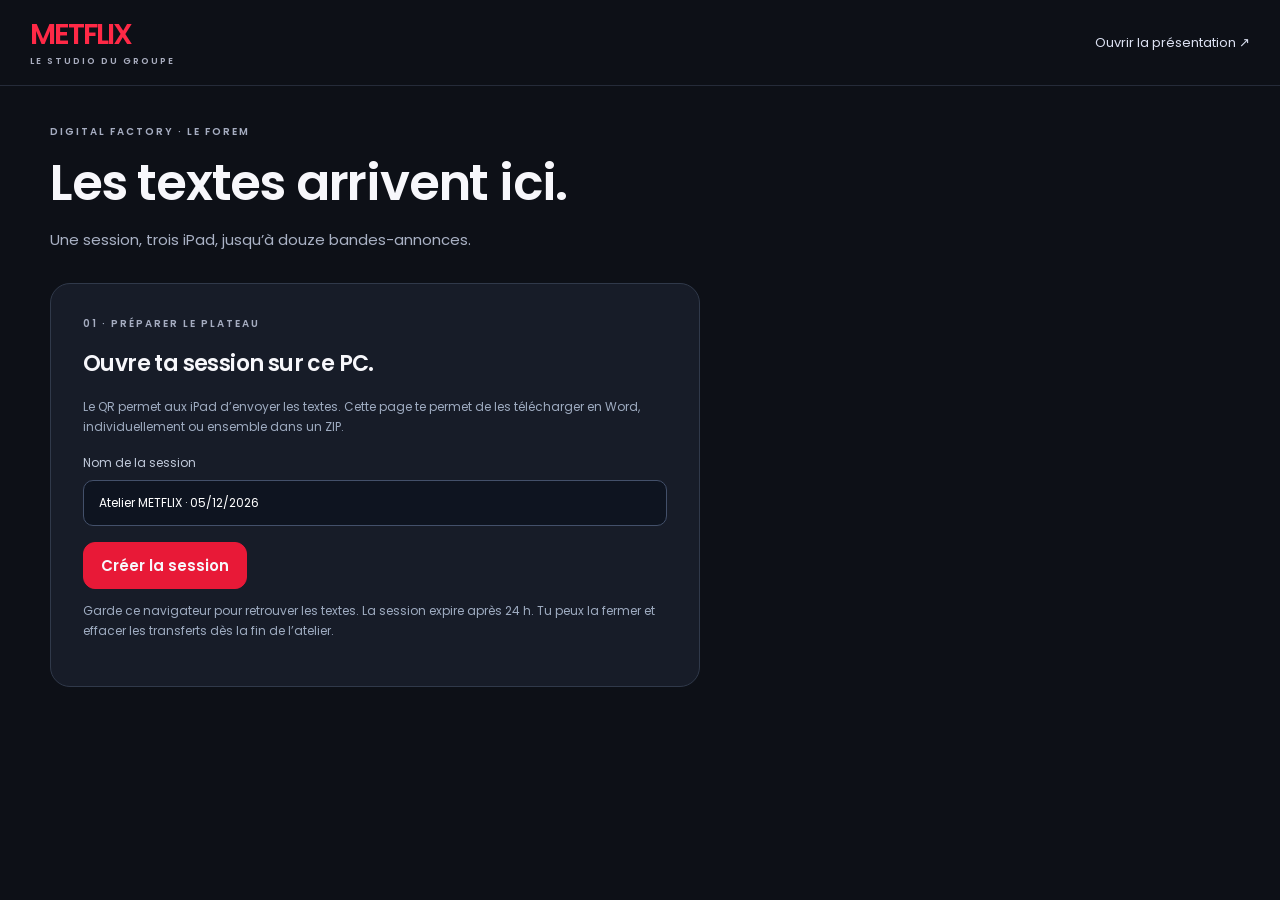
<file: appli/formateur.html>
<!doctype html><html lang="fr"><head><meta charset="utf-8"><meta name="viewport" content="width=device-width,initial-scale=1"><meta name="referrer" content="no-referrer"><title>METFLIX · Espace formateur</title><link rel="stylesheet" href="style.css"><link rel="stylesheet" href="formateur.css"><link rel="icon" type="image/png" sizes="32x32" href="../favicon-32.png"><link rel="icon" type="image/png" sizes="192x192" href="../favicon-192.png"><link rel="apple-touch-icon" sizes="180x180" href="../apple-touch-icon.png"><link rel="shortcut icon" href="../favicon.ico"></head><body>
<header><a class="brand" href="./">METFLIX<span>LE STUDIO DU GROUPE</span></a><a class="navlink" href="../presentation/">Ouvrir la présentation ↗</a></header>
<main class="hub"><p class="eyebrow">Digital Factory · Le Forem</p><h1>Les textes arrivent ici.</h1><p class="muted">Une session, trois iPad, jusqu’à douze bandes-annonces.</p><div id="notice" role="status" aria-live="polite"></div><div id="hub"></div></main>
<dialog id="confirm"><h2>Fermer et effacer la session ?</h2><p>Télécharge les fichiers Word avant de continuer. Les textes transférés seront effacés de cet espace ; les textes présents sur les iPad restent disponibles.</p><div class="toolbar"><button id="cancel-close">Annuler</button><button id="confirm-close" class="danger">Fermer et effacer</button></div></dialog>
<script src="vendor/qrcode.js"></script><script type="module" src="formateur.mjs?v=20261117-2"></script></body></html>
</file>
<file: appli/style.css>
@font-face{font-family:P;src:url(assets/regular.ttf)}@font-face{font-family:P;src:url(assets/bold.ttf);font-weight:700}*{box-sizing:border-box}body{margin:0;background:#0d1017;color:#f7f7fb;font-family:P,system-ui;font-size:15px}button,input,textarea,select{font:inherit}button,a,input,textarea,select{-webkit-tap-highlight-color:transparent}button{min-height:46px;border:1px solid #383e4e;border-radius:12px;background:#222736;color:inherit;padding:11px 17px;cursor:pointer;touch-action:manipulation}button:hover{border-color:#8a92a5;background:#30374a}button:focus-visible,a:focus-visible{outline:3px solid #fbc864;outline-offset:3px}button:disabled{opacity:.45;cursor:default}.primary{background:#e81937;border-color:#e81937;font-weight:700}.primary:hover{background:#fa3450}.subtle{background:transparent}.small{font-size:12px;min-height:38px;padding:7px 11px}.danger{color:#ff9baf}header{height:86px;display:flex;align-items:center;justify-content:space-between;padding:15px 30px;border-bottom:1px solid #252b39;gap:15px}.brand{font-weight:700;letter-spacing:-2px;font-size:29px;text-decoration:none;color:#ff2946;line-height:1}.brand span{display:block;font-size:9px;letter-spacing:2px;color:#aaaec0;margin-top:8px}.header-right{display:flex;gap:10px;align-items:center}.save{font-size:11px;color:#99b3ab;margin-right:8px}.layout{display:grid;grid-template-columns:220px minmax(0,1fr);min-height:calc(100dvh - 86px)}aside{border-right:1px solid #252b39;padding:25px 18px;display:flex;flex-direction:column;gap:10px}.eyebrow{text-transform:uppercase;letter-spacing:2px;color:#a6adc1;font-size:10px;font-weight:700;margin:0 0 12px}.people{display:grid;gap:9px}.person{display:flex;align-items:center;gap:12px;text-align:left;background:transparent}.person.active{background:#30212c;border-color:#ff3c58}.avatar{width:32px;height:32px;display:grid;place-items:center;background:#424053;border-radius:50%;font-weight:700;flex:none}.person.active .avatar{background:#e81937}.person span:last-child{overflow:hidden;text-overflow:ellipsis}.aside-foot{margin-top:auto;padding-top:30px;font-size:11px;color:#919bb1;line-height:1.8}main{padding:26px 30px;max-width:1500px;width:100%;margin:auto}.topline{display:flex;justify-content:space-between;align-items:center;gap:20px}h1{font-size:32px;letter-spacing:-1.2px;line-height:1.18;margin:6px 0 10px}h2{font-size:22px;line-height:1.3;letter-spacing:-.6px}h3{font-size:17px}.muted{color:#aab2c5}.steps{display:flex;gap:8px;overflow:auto;padding:14px 0 24px}.steps button{white-space:nowrap;font-size:12px;background:transparent;flex:1}.steps button.active{color:#fff;background:#353e52;border-color:#77829c}.workspace{display:grid;grid-template-columns:minmax(0,1fr) 235px;gap:22px}.instruction{padding:18px 20px;background:#1b2331;border:1px solid #354158;border-radius:16px;margin-bottom:22px;line-height:1.7}.instruction strong{display:block;color:#fff}.instruction p{margin:7px 0 0;color:#bdc7db;font-size:13px}.timer{position:sticky;top:22px;align-self:start;background:#171d29;border:1px solid #333d52;border-radius:20px;padding:22px;text-align:center}.clock{font-size:48px;font-variant-numeric:tabular-nums;letter-spacing:-2px;font-weight:700;margin:15px 0}.timer.done{border-color:#ffbf69;background:#34281a}.timer .primary{width:100%}.timer .row{justify-content:center;margin-top:10px}.timer p{font-size:11px;color:#aab2c5;line-height:1.7}.row{display:flex;gap:8px;align-items:center;flex-wrap:wrap}.cards{display:grid;grid-template-columns:repeat(2,minmax(0,1fr));gap:14px}.cards.catalog{grid-template-columns:repeat(auto-fill,minmax(180px,1fr))}.card{position:relative;text-align:left;display:flex;flex-direction:column;justify-content:space-between;min-height:210px;border:1px solid #486675;border-radius:18px;padding:22px;background:linear-gradient(145deg,#243f4d,#152430);overflow:hidden}.card:before{content:'✦';position:absolute;font-size:120px;right:-14px;top:-38px;color:#ffffff08;pointer-events:none}.card.power{background:linear-gradient(145deg,#243d38,#152727);border-color:#426459}.card.villain{background:linear-gradient(145deg,#49334f,#251c34);border-color:#765781}.card.chosen{outline:2px solid #f4c46b;outline-offset:2px}.card .tag{font-size:9px;letter-spacing:2px;color:#a9d9e2}.card.power .tag{color:#97d5b4}.card.villain .tag{color:#d7b2ee}.card h3{font-size:20px;line-height:1.4;margin:22px 0 10px}.card p{font-size:12px;color:#c3cbd8;margin:0 0 16px}.card .action{font-size:11px;font-weight:700;color:#fff}.catalog .card{min-height:186px;padding:18px}.catalog .card h3{font-size:18px}.empty{border:1px dashed #495369;border-radius:18px;padding:35px;text-align:center;color:#aab2c5}.field{display:block;margin:16px 0;color:#c0c9da;font-size:12px}.field input,.field textarea,.field select{display:block;width:100%;margin-top:8px;background:#0e1420;color:#fff;border:1px solid #43506a;padding:13px 15px;border-radius:10px;min-height:46px}.field textarea{min-height:95px;resize:vertical}.field input:focus,.field textarea:focus{outline:2px solid #879bbd}.toolbar{display:flex;gap:10px;margin:20px 0;flex-wrap:wrap}.toolbar input{flex:1;background:#171d29;color:white;border:1px solid #3a465c;border-radius:12px;padding:12px;min-width:150px}.assigned{background:#182821;border:1px solid #395347;border-radius:14px;padding:18px;margin:12px 0}.assigned.selected{border-color:#e8bf70}.assigned p{font-size:13px}.assigned .row{justify-content:space-between}.badge{font-size:10px;border-radius:6px;padding:5px 8px;background:#3a3325;color:#f4cc7a}.bottomnav{margin-top:26px;justify-content:flex-end}.welcome{max-width:1100px;margin:35px auto;padding:35px;display:grid;grid-template-columns:1fr 1fr;gap:35px}.poster{background:linear-gradient(0deg,#111723 2%,#11172333 65%),url(../assets/hero-cinema.webp) 70% center/cover;border-radius:24px;min-height:560px;padding:34px;display:flex;flex-direction:column;justify-content:flex-end}.poster h1{font-size:44px}.poster p{font-size:14px;color:#d4dbea}.setup{padding:15px}.setup h1{font-size:29px}.setup .field{margin:12px 0}.note{font-size:12px;line-height:1.8;color:#9eabc0}.mini{font-size:11px;color:#a8b3c6}.summary{background:#181e29;border:1px solid #333d4e;padding:22px;border-radius:16px;margin-top:16px;white-space:pre-wrap;font-size:13px;line-height:1.8}dialog{max-width:560px;width:calc(100% - 30px);max-height:90dvh;border:1px solid #495369;border-radius:22px;background:#181e2a;color:white;padding:30px;box-shadow:0 30px 100px #0009}dialog::backdrop{background:#000b;backdrop-filter:blur(6px)}dialog .close{float:right;padding:4px 14px;font-size:24px;margin:-12px -12px 10px 10px}dialog h2{margin-top:4px}#toast{position:fixed;bottom:24px;left:50%;transform:translateX(-50%);background:#f0f3fa;color:#152030;padding:14px 24px;border-radius:12px;box-shadow:0 8px 50px #0008;z-index:20;display:none;max-width:90%;font-size:13px}.timerstatus{font-size:11px;color:#f2c373;min-height:20px}details{margin:20px 0;color:#b7c1d3;font-size:13px}summary{cursor:pointer;padding:12px 0}.script{min-height:230px!important}label.choice{display:flex;align-items:center;gap:10px;padding:10px 0}.scale{display:flex;flex-wrap:wrap;gap:5px}.scale button{min-width:42px;padding:7px}.scale button.active{background:#e81937}.route-title{margin-bottom:10px}.count{color:#9bd7b9;font-size:11px}@media(min-width:1400px){main{padding:35px 50px}.workspace{grid-template-columns:minmax(0,1fr) 260px}}@media(max-width:1050px){.layout{grid-template-columns:170px minmax(0,1fr)}aside{padding:20px 12px}main{padding:22px 18px}.workspace{grid-template-columns:minmax(0,1fr) 200px;gap:15px}.timer{padding:16px}.card h3{font-size:17px}.steps button{padding:10px}.save{display:none}}@media(max-width:820px){header{padding:14px 18px}.layout{display:block}aside{border-right:0;border-bottom:1px solid #303746;padding:14px 18px}.people{display:flex;overflow:auto}.person{min-width:110px}.aside-foot,aside>.eyebrow{display:none}.workspace{grid-template-columns:minmax(0,1fr) 190px}.welcome{margin:0;gap:20px;padding:20px}.poster{min-height:480px;padding:22px}.poster h1{font-size:34px}.steps button{flex:none}.header-right{gap:6px}.header-right button{font-size:11px;padding:9px}.topline h1{font-size:27px}}@media(max-width:600px){.welcome{display:block}.poster{min-height:250px;margin-bottom:20px}.workspace{display:flex;flex-direction:column}.timer{position:static;order:-1;padding:12px;display:grid;grid-template-columns:1fr 1fr;gap:6px;align-items:center}.timer .eyebrow,.timer p{display:none}.clock{font-size:34px;margin:0}.timer .row{margin:0}.timerstatus{grid-column:1/-1}.cards{gap:10px}.card{padding:15px;min-height:200px}.topline{align-items:flex-start}.topline .subtle{font-size:11px}.brand{font-size:23px}.brand span{font-size:7px}header{gap:8px}.save{display:none}main{padding:18px 14px}.steps{padding-bottom:18px}}
</file>
<file: appli/formateur.css>
.hub{max-width:1240px;margin:38px auto;padding:0 30px}.hub>h1{font-size:clamp(32px,4vw,50px);margin:14px 0}.navlink{color:#dce1f2;text-decoration:none;font-size:13px}.session-grid{display:grid;grid-template-columns:330px minmax(0,1fr);gap:26px;margin-top:30px;align-items:start}.session-box,.received-box,.create-box{background:#171c28;border:1px solid #30394a;border-radius:20px;padding:25px}.create-box{max-width:650px;margin-top:32px;padding:32px}.session-box{position:sticky;top:24px}.qr{background:#fff;border-radius:14px;padding:16px;margin:18px 0;aspect-ratio:1}.qr svg{width:100%;height:100%;display:block}.session-code{font-size:25px;letter-spacing:3px;font-weight:700;margin:12px 0;overflow-wrap:anywhere}.received-head{display:flex;justify-content:space-between;align-items:center;gap:12px}.received-head h2{margin:0}.text-entry{border-top:1px solid #333a4a;padding:22px 0}.text-entry:first-child{border-top:0}.text-entry h3{margin:0 0 5px;font-size:20px}.script-preview{white-space:pre-wrap;font-size:14px;line-height:1.7;max-height:280px;overflow:auto;color:#e3e7f1}.link-input{font-size:11px;width:100%;padding:10px}.hub .note{line-height:1.7}.empty-received{padding:55px 10px;text-align:center;color:#abb5ca}.receive-count{font-size:11px;white-space:nowrap;background:#30212c;color:#ffb6c1;border-radius:20px;padding:8px 12px}.download-all{width:100%;margin:20px 0}.notice-error{padding:15px;background:#472530;color:#ffdae2;border-radius:12px}.notice-ok{padding:12px;color:#a9e5c6}.time{color:#a4aec1;font-size:11px}.session-box button{width:100%;margin-top:8px}.hub dialog{max-width:500px}.transfer-panel{margin:24px 0;padding:22px;border:1px solid #604352;background:#241d2b;border-radius:16px}.transfer-panel h3{margin:0}.transfer-status{color:#b6edce;font-size:13px;line-height:1.5}.header-right{flex-wrap:wrap}.header-right button{font-size:12px}header{height:auto;min-height:86px}@media(max-width:760px){.session-grid{grid-template-columns:1fr}.session-box{position:static}.qr{max-width:290px;margin:18px auto}.hub{padding:0 18px}.received-head{align-items:flex-start}.hub>h1{font-size:34px}header{padding:16px}.navlink{max-width:150px;text-align:right}}
</file>
<file: presentation/assets/immersive.css>
/* Un décor par écran, sans répétition sur deux écrans consécutifs. */
.screen[data-scene="space"] { --scene: url(space.webp); }
.screen[data-scene="horror"] { --scene: url(horror.webp); }
.screen[data-scene="future"] { --scene: url(future.webp); }
.screen[data-scene="underwater"] { --scene: url(underwater.webp); }

.screen,
.screen.dark:not(.hero),
.screen.credits {
  background-image: linear-gradient(90deg,rgba(5,9,15,.93) 0%,rgba(5,9,15,.77) 42%,rgba(5,9,15,.42) 100%),var(--scene);
  background-color:#080c12;
  background-size:cover;
  background-position:center;
  background-repeat:no-repeat;
}
.screen:not(.hero):not(.credits)::before { display:none; }
.screen.dark.center {
  background-image:linear-gradient(90deg,rgba(5,9,15,.87) 0%,rgba(5,9,15,.65) 54%,rgba(5,9,15,.22) 100%),var(--scene);
}
.screen.hero {
  background-image:linear-gradient(90deg,rgba(5,9,15,.88) 0%,rgba(5,9,15,.65) 40%,rgba(5,9,15,.08) 100%),linear-gradient(0deg,rgba(5,9,15,.78),transparent 48%),var(--scene);
  background-size:cover;
  background-position:center;
  gap:24px;
}
.hero .wordmark { align-items:flex-start; gap:32px; }
.story-title {
  margin:0;
  color:#fff;
  font-family:var(--font);
  font-size:96px;
  font-weight:700;
  line-height:1.04;
  letter-spacing:-.055em;
  text-shadow:0 4px 36px rgba(0,0,0,.36);
}
.story-title span { color:#ff3541; }
.hero .season { margin-top:14px; }
.hero .lead.big { max-width:680px; }
.screen .kicker { color:#ff6870; }
.screen .lead,
.screen .note,
.screen .quote,
.screen .scalelegend { text-shadow:0 2px 12px rgba(0,0,0,.8); }
.screen .note,
.screen .lead.small,
.screen .scalelegend { color:#d3d7e0; }
.screen .card { background:linear-gradient(145deg,rgba(23,28,37,.95),rgba(13,19,28,.9)); }
.screen .checklist li { background:rgba(18,24,34,.94); }
.screen.credits { background-image:linear-gradient(rgba(5,9,15,.75),rgba(5,9,15,.91)),var(--scene); }

@media (prefers-reduced-motion: reduce) {
  .screen { animation:none; }
}

/* Accueil : travelling horizontal automatique, contenu fixe. */
.screen.hero { background-image:none; overflow:hidden; justify-content:flex-start; padding:38px 80px; gap:16px; }
.hero .story-title { font-size:82px; }
.hero .lead.big { font-size:30px; max-width:720px; }
.hero-scene { position:absolute; inset:0; z-index:-1; pointer-events:none; }
.hero-panorama { position:absolute; inset:-35px -125px; background:url(../../assets/hero-cinema.webp) center/cover no-repeat; animation:station-travelling 24s linear infinite alternate; will-change:transform; }
.hero-scene::after { content:""; position:absolute; inset:0; background:linear-gradient(90deg,rgba(5,9,15,.64),rgba(5,9,15,.26) 46%,rgba(5,9,15,.02)),linear-gradient(0deg,rgba(5,9,15,.86),transparent 55%); }
@keyframes station-travelling { from { transform:translateX(-110px); } to { transform:translateX(110px); } }
.screen[hidden] .hero-panorama { animation-play-state:paused; }
.hero .eplist { position:absolute; bottom:28px; left:80px; right:80px; display:grid; grid-template-columns:repeat(4,minmax(0,1fr)); gap:18px; margin:0; padding:0; }
.hero .eplist li { min-width:0; padding:0; border:0; background:none; box-shadow:none; list-style:none; }
.episode-card { display:block; position:relative; width:100%; aspect-ratio:16/9; padding:0; overflow:hidden; border:1px solid rgba(255,255,255,.3); border-radius:7px; color:white; text-align:left; background:#15171b; font-family:inherit; cursor:pointer; box-shadow:0 10px 25px #0007; transition:transform .2s,border-color .2s; }
.episode-image { position:absolute; inset:0; background-image:url(episodes-cinema.webp); background-size:200% 200%; background-repeat:no-repeat; }
.episode-1 .episode-image { background-position:0 0; }
.episode-2 .episode-image { background-position:100% 0; }
.episode-3 .episode-image { background-position:0 100%; }
.episode-4 .episode-image { background-position:100% 100%; }
.episode-caption { position:absolute; inset:0; display:flex; flex-direction:column; justify-content:flex-end; padding:16px; gap:6px; background:linear-gradient(transparent 32%,rgba(0,0,0,.92)); }
.hero .epn { color:#ff636c; font-size:13px; font-weight:700; text-transform:uppercase; letter-spacing:.1em; }
.episode-title { font-size:23px; font-weight:700; line-height:1.15; letter-spacing:-.025em; }
.episode-card:hover,.episode-card:focus-visible { transform:translateY(-5px) scale(1.015); border-color:white; }
@media(prefers-reduced-motion:reduce) { .hero-panorama { animation:none; transform:none; } .episode-card { transition:none; } }

.screen[data-scene="workshop"] { --scene: url(workshop.webp); }
.screen[data-scene="theatre"] { --scene: url(theatre.webp); }
.screen[data-scene="station"] { --scene: url(station-hero.webp); }

@font-face {font-family:MetflixBrand;src:url(regular.ttf);font-weight:400;}
@font-face {font-family:MetflixBrand;src:url(bold.ttf);font-weight:700;}
.brand {display:block;min-width:204px;font-family:MetflixBrand,system-ui;font-weight:700;letter-spacing:-2px;font-size:29px;text-decoration:none;color:#ff2946;line-height:1;}
.brand::before {display:none;}
.brand span {display:block;font-size:9px;letter-spacing:2px;color:#aaaec0;margin-top:8px;}
.screen.app-join {display:grid;grid-template-columns:1fr 410px;gap:65px;align-items:center;}
.join-copy .h1 {font-size:64px;}
.join-copy .lead {font-size:32px;}
.join-steps {padding-left:32px;font-size:25px;line-height:1.7;}
.join-qr {display:flex;flex-direction:column;align-items:center;gap:18px;background:#fff;padding:26px;border-radius:24px;color:#14151b;text-align:center;text-decoration:none;}
.join-qr img {display:block;width:350px;height:350px;}
.join-qr strong {font-size:27px;}
.join-qr span {font-size:13px;}
</file>
